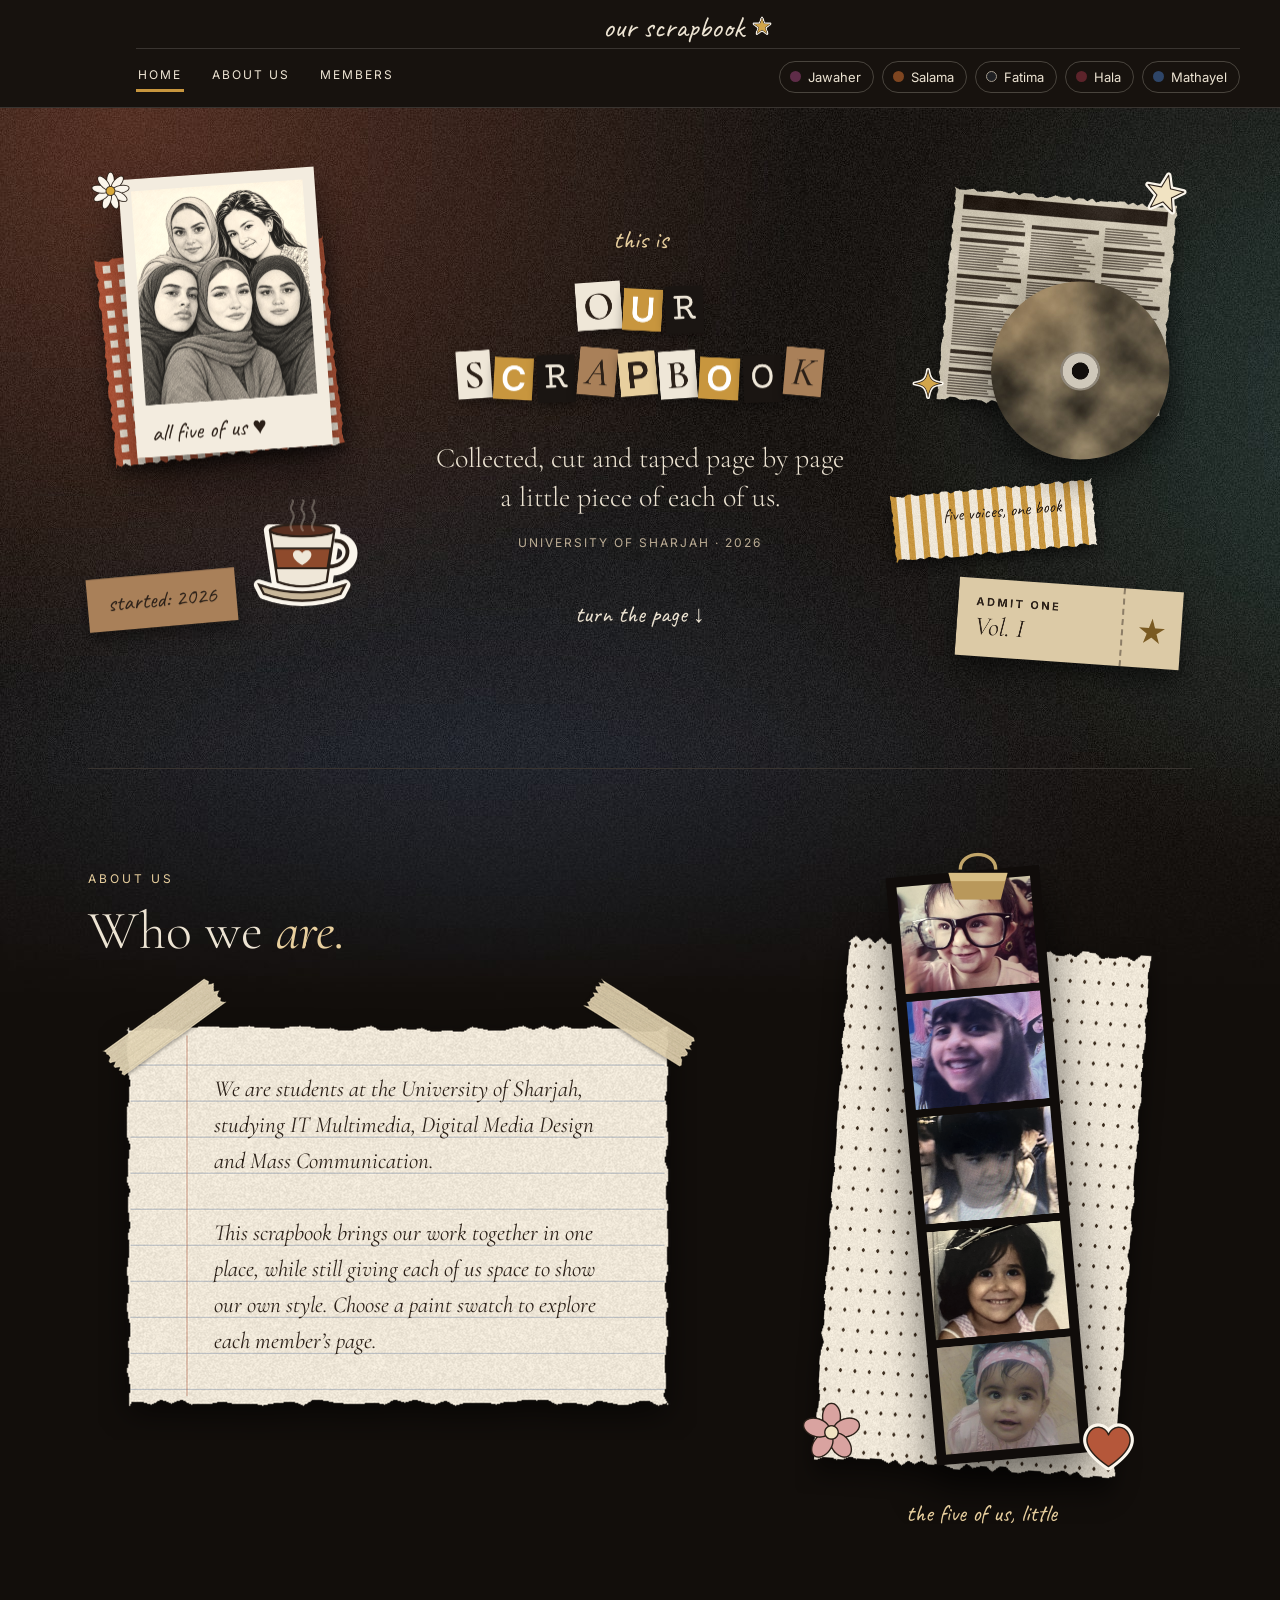
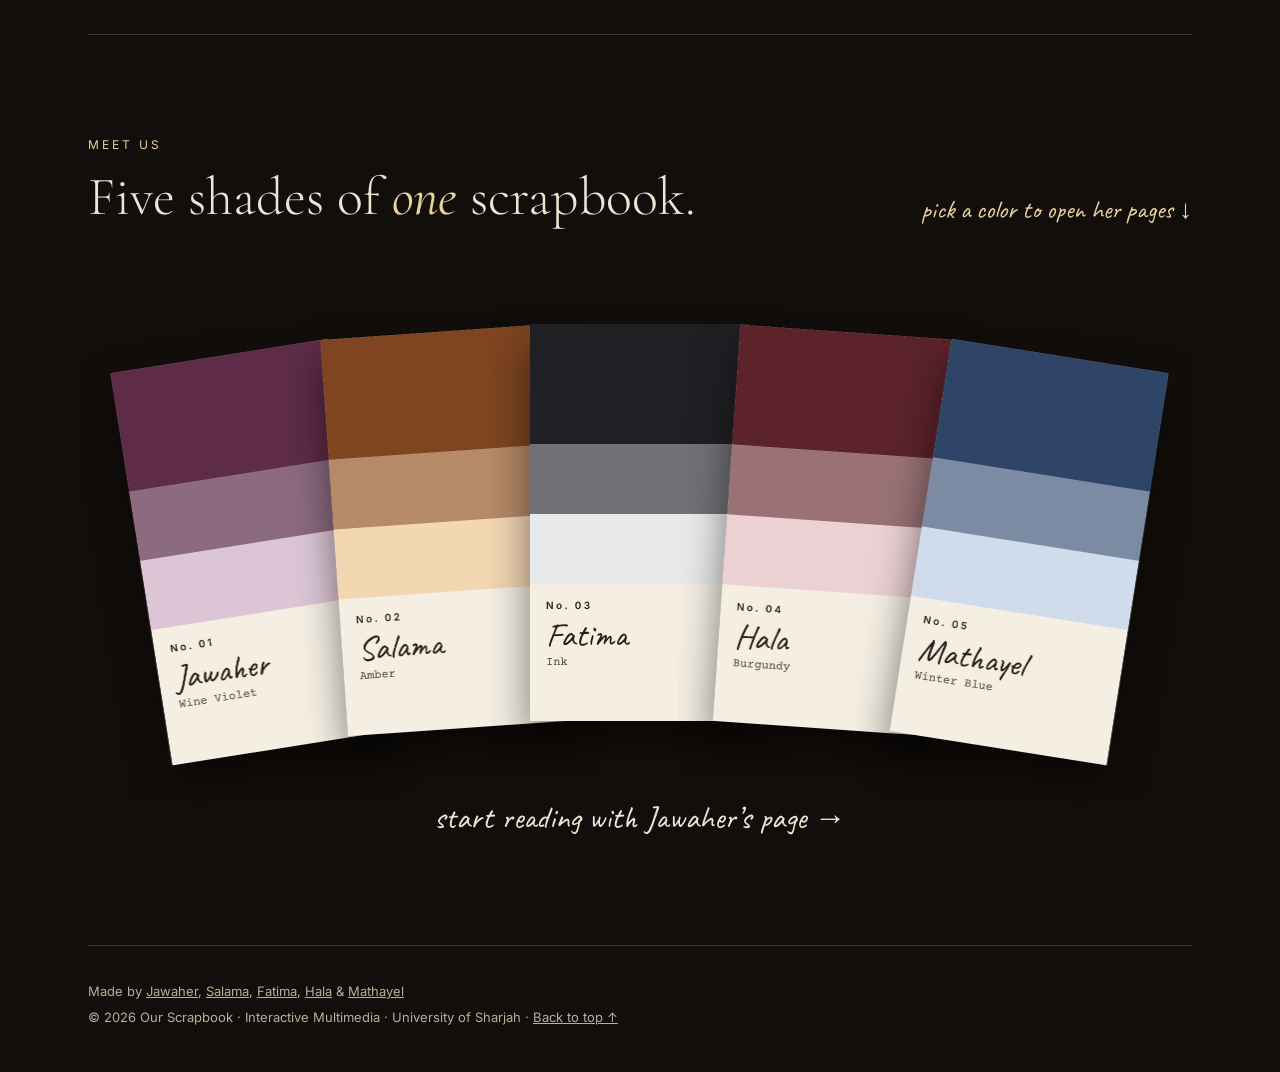
<file: index.html>
<!doctype html>
<html>
<head>
<meta charset="utf-8">
<title>Our Scrapbook | University of Sharjah</title>
<meta name="description" content="Our Scrapbook: five students from the University of Sharjah, each with her own page in one shared scrapbook.">
<meta name="keywords" content="scrapbook, portfolio, interactive multimedia, digital media, University of Sharjah, students">
<link href="fonts.css" rel="stylesheet" type="text/css">
<link href="styles.css" rel="stylesheet" type="text/css">
</head>

<body id="cover">
<div id="container">
  <div id="header">
    <p id="brand"><a href="index.html">our scrapbook <img src="images/star-gold.png" width="22" height="22" alt=""></a></p>
    <div id="navigation">
      <ul class="menu">
        <li><a href="index.html" class="current">Home</a></li>
        <li><a href="index.html#about">About us</a></li>
        <li><a href="index.html#members">Members</a></li>
      </ul>
      <ul class="chips">
        <li><a href="pages/jawaher.html" class="chip-jawaher"><span></span>Jawaher</a></li>
        <li><a href="pages/salama.html" class="chip-salama"><span></span>Salama</a></li>
        <li><a href="pages/fatima.html" class="chip-fatima"><span></span>Fatima</a></li>
        <li><a href="pages/hala.html" class="chip-hala"><span></span>Hala</a></li>
        <li><a href="pages/mathayel.html" class="chip-mathayel"><span></span>Mathayel</a></li>
      </ul>
      <div class="clear"></div>
    </div>
  </div>
  <div id="banner"> <img src="images/hero-left.png" id="heroLeft" width="294" height="498" alt="Polaroid of the five of us with a coffee cup"> <img src="images/hero-right.png" id="heroRight" width="322" height="528" alt="Newspaper clipping, striped note and ticket"> <img src="images/cd.png" id="cd" width="238" height="237" alt="CD">
    <div id="heroCenter">
      <p class="hand">this is</p>
      <h1><img src="images/title.png" width="384" height="138" alt="Our Scrapbook"></h1>
      <p class="statement">Collected, cut and taped page by page<br>
        a little piece of each of us.</p>
      <p class="meta">University of Sharjah &middot; 2026</p>
      <p><a href="#about" class="scroll-cue">turn the page &darr;</a></p>
    </div>
  </div>
  <div id="mainContent">
    <div class="section"> <span class="anchor" id="about"></span>
      <div class="twoColumn wide"> <span class="kicker">About us</span>
        <h2>Who we <em>are.</em></h2>
        <div class="note">
          <p>We are students at the University of Sharjah, studying IT Multimedia, Digital Media Design and Mass Communication.</p>
          <p>This scrapbook brings our work together in one place, while still giving each of us space to show our own style. Choose a paint swatch to explore each member&rsquo;s page.</p>
        </div>
      </div>
      <div class="twoColumn narrow">
        <figure id="strip"> <img src="images/strip.png" width="372" height="674" alt="Photo strip of the five of us as little girls">
          <figcaption>the five of us, little</figcaption>
        </figure>
      </div>
      <div class="clear"></div>
    </div>
    <div class="section"> <span class="anchor" id="members"></span>
      <div class="members-head">
        <div class="left"> <span class="kicker">Meet us</span>
          <h2>Five shades of <em>one</em> scrapbook.</h2>
        </div>
        <p class="hand"><a href="#swatchFan">pick a color to open her pages &darr;</a></p>
        <div class="clear"></div>
      </div>
      <span class="anchor" id="swatchFan"></span>
      <ul class="swatches">
        <li id="sw1"><a href="pages/jawaher.html"><img src="images/swatch-1.png" width="342" height="478" alt="Swatch No. 01: Jawaher, Wine Violet"></a></li>
        <li id="sw2"><a href="pages/salama.html"><img src="images/swatch-2.png" width="314" height="465" alt="Swatch No. 02: Salama, Amber"></a></li>
        <li id="sw3"><a href="pages/fatima.html"><img src="images/swatch-3.png" width="298" height="456" alt="Swatch No. 03: Fatima, Ink"></a></li>
        <li id="sw4"><a href="pages/hala.html"><img src="images/swatch-4.png" width="314" height="465" alt="Swatch No. 04: Hala, Burgundy"></a></li>
        <li id="sw5"><a href="pages/mathayel.html"><img src="images/swatch-5.png" width="342" height="478" alt="Swatch No. 05: Mathayel, Winter Blue"></a></li>
      </ul>
      <p class="start-reading"><a href="pages/jawaher.html">start reading with Jawaher&rsquo;s page &rarr;</a></p>
    </div>
  </div>
  <div id="footer">
    <p>Made by <a href="pages/jawaher.html">Jawaher</a>, <a href="pages/salama.html">Salama</a>, <a href="pages/fatima.html">Fatima</a>, <a href="pages/hala.html">Hala</a> &amp; <a href="pages/mathayel.html">Mathayel</a></p>
    <p>&copy; 2026 Our Scrapbook &middot; Interactive Multimedia &middot; University of Sharjah &middot; <a href="#container">Back to top &uarr;</a></p>
  </div>
</div>
</body>
</html>
</file>
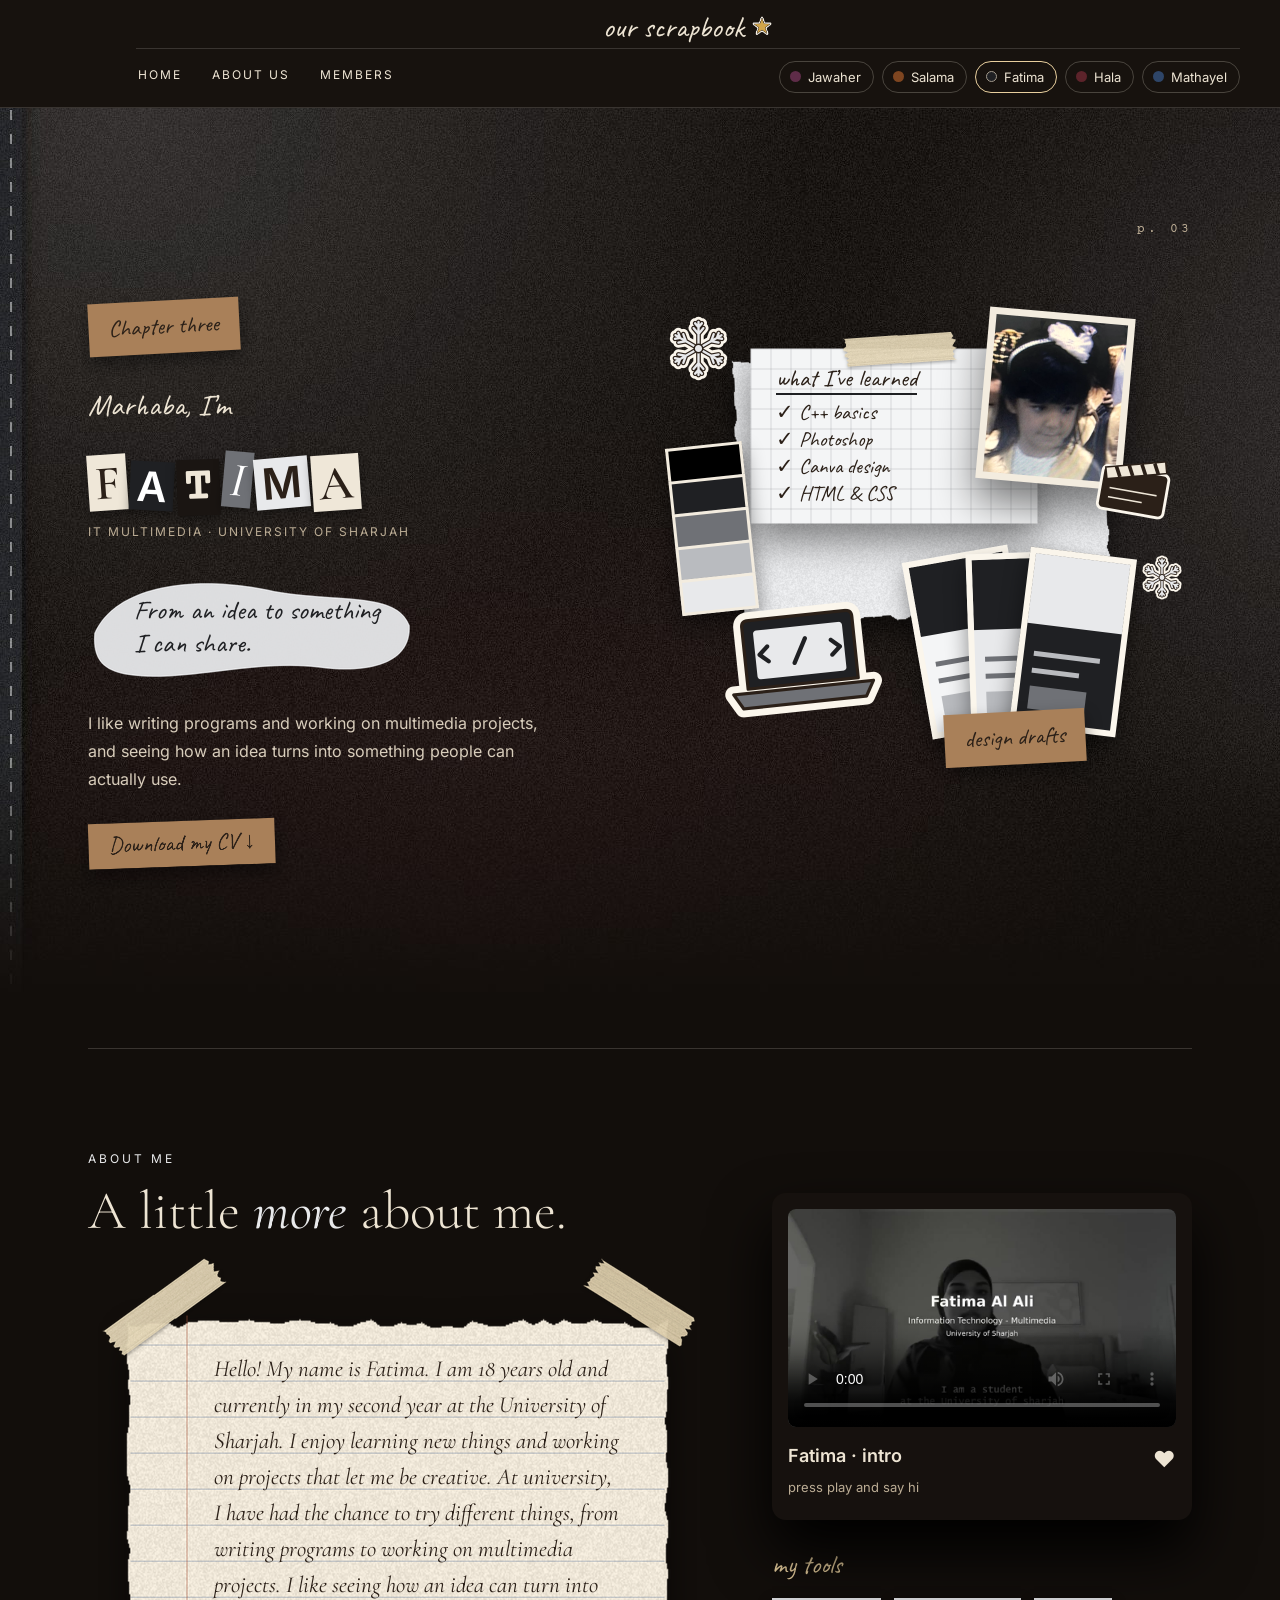
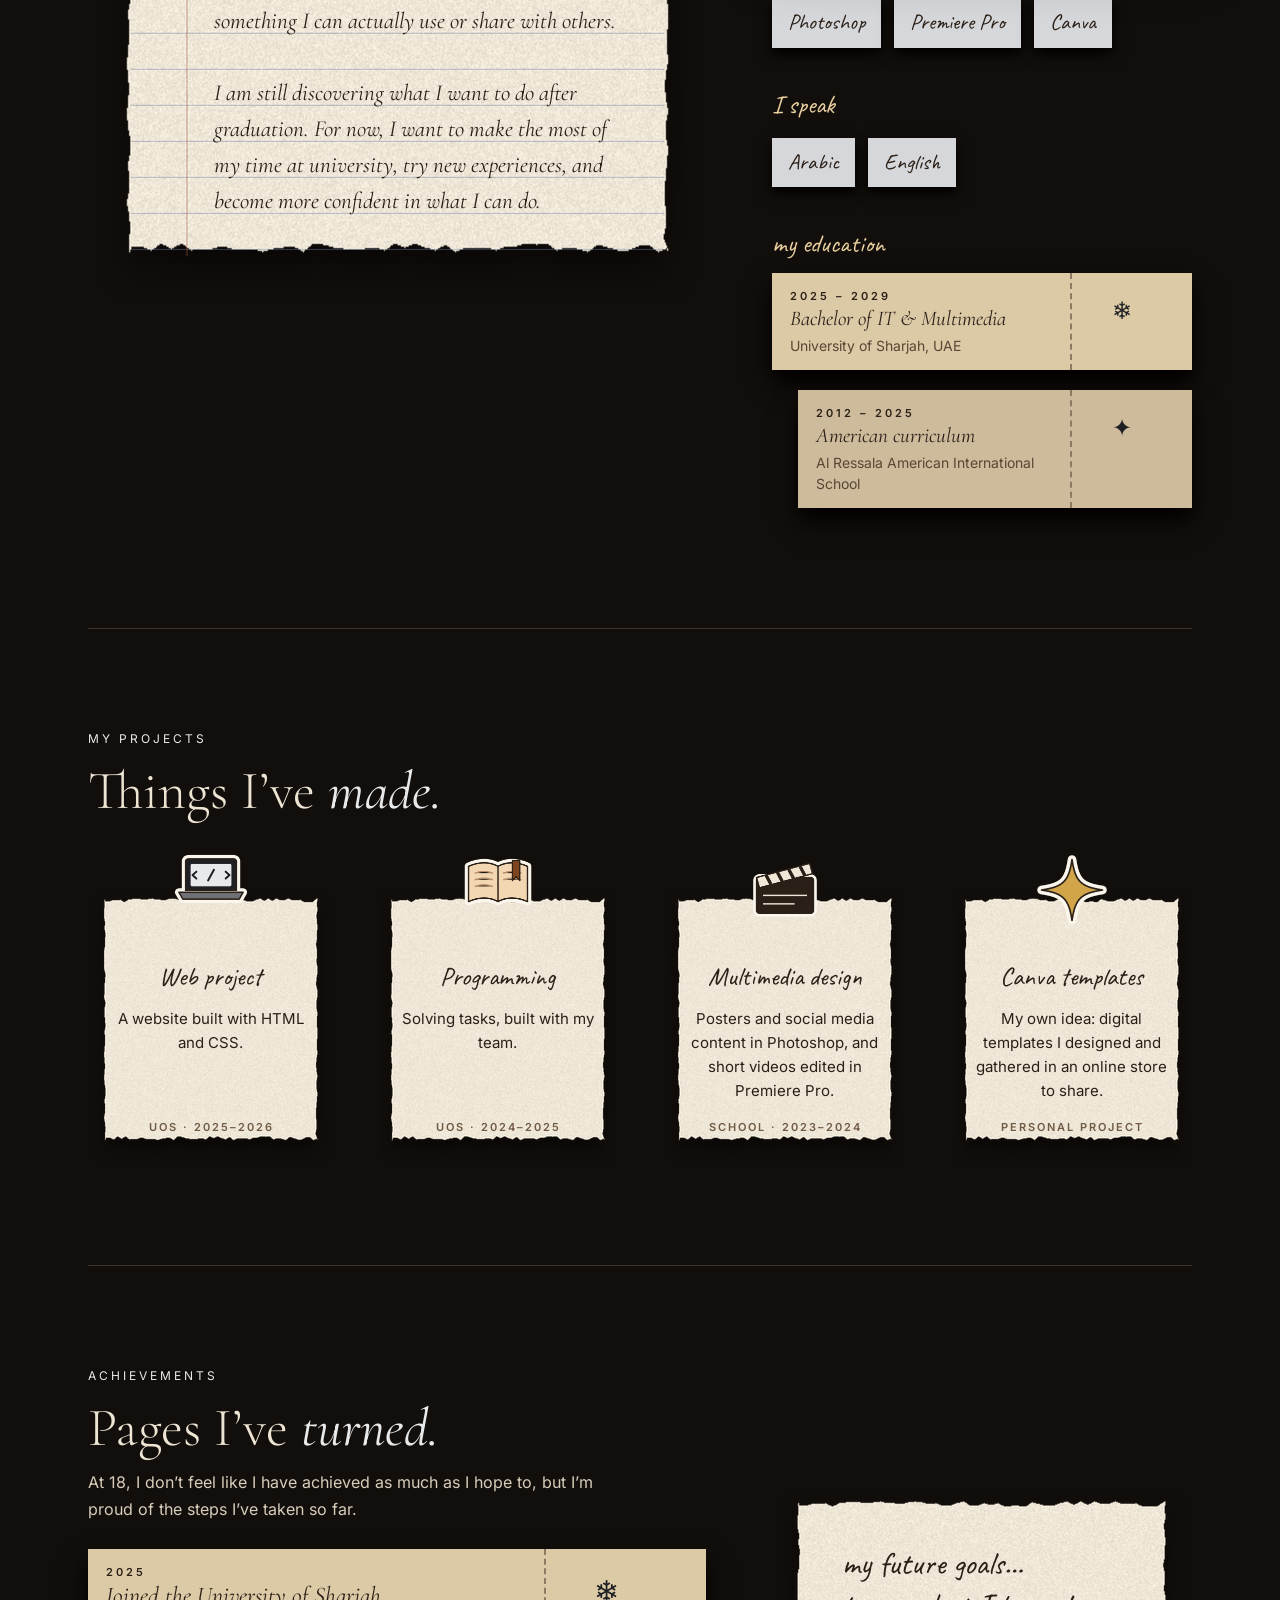
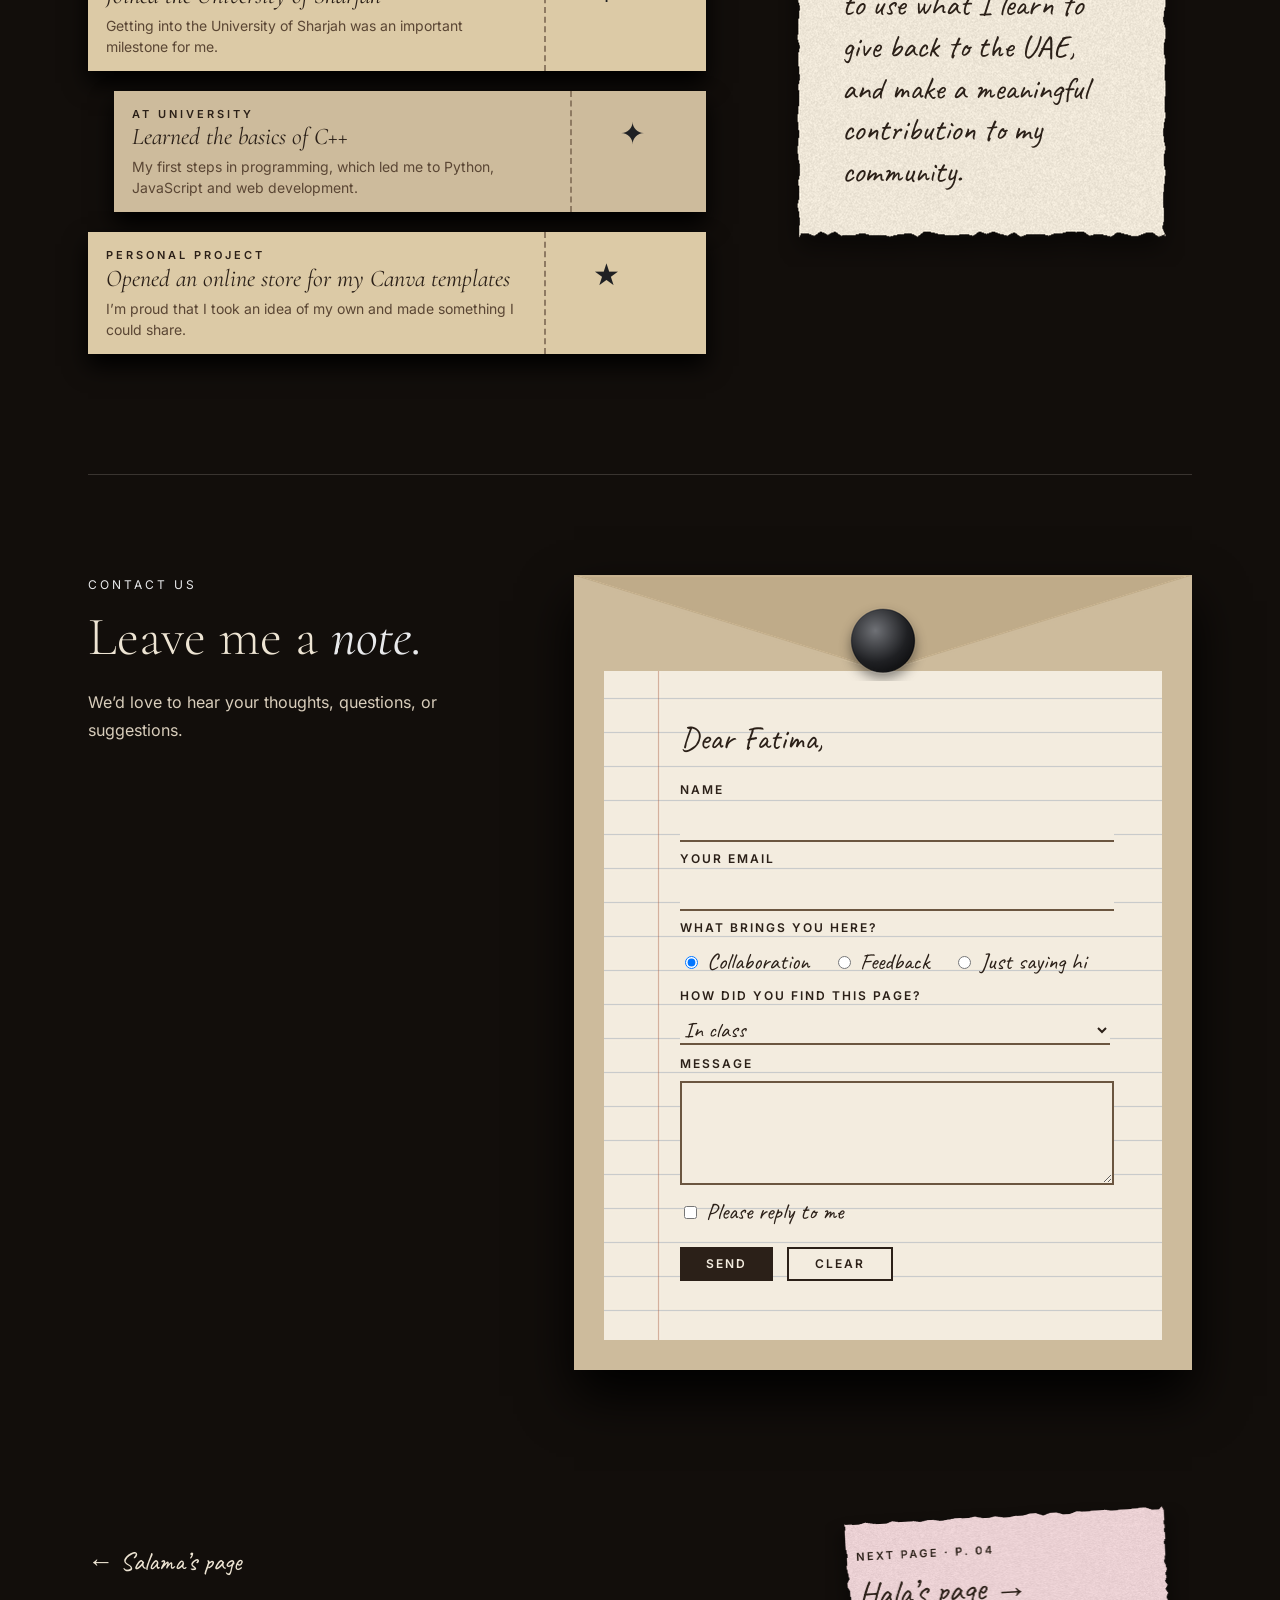
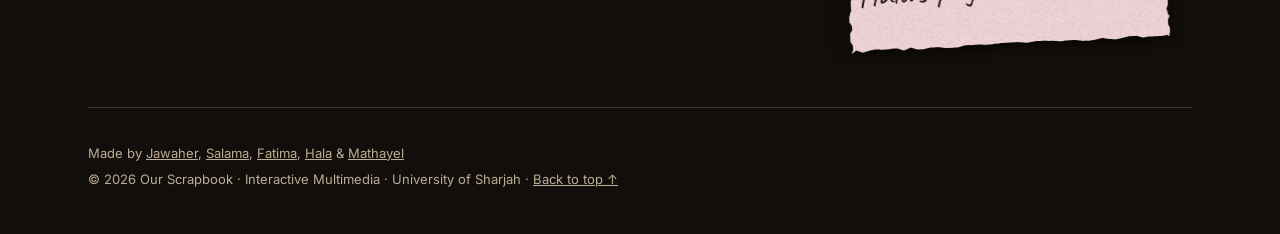
<file: pages/fatima.html>
<!doctype html>
<html>
<head>
<meta charset="utf-8">
<title>Fatima | Our Scrapbook</title>
<meta name="description" content="Fatima's page in Our Scrapbook: a second-year IT Multimedia student at the University of Sharjah who codes, designs and runs a small Canva template store.">
<meta name="keywords" content="Fatima, IT Multimedia, Python, JavaScript, web development, Canva templates, University of Sharjah, scrapbook">
<link href="../fonts.css" rel="stylesheet" type="text/css">
<link href="../styles.css" rel="stylesheet" type="text/css">
</head>

<body id="fatima">
<div id="container">
  <div id="header">
    <p id="brand"><a href="../index.html">our scrapbook <img src="../images/star-gold.png" width="22" height="22" alt=""></a></p>
    <div id="navigation">
      <ul class="menu">
        <li><a href="../index.html">Home</a></li>
        <li><a href="../index.html#about">About us</a></li>
        <li><a href="../index.html#members">Members</a></li>
      </ul>
      <ul class="chips">
        <li><a href="jawaher.html" class="chip-jawaher"><span></span>Jawaher</a></li>
        <li><a href="salama.html" class="chip-salama"><span></span>Salama</a></li>
        <li><a href="fatima.html" class="chip-fatima current"><span></span>Fatima</a></li>
        <li><a href="hala.html" class="chip-hala"><span></span>Hala</a></li>
        <li><a href="mathayel.html" class="chip-mathayel"><span></span>Mathayel</a></li>
      </ul>
      <div class="clear"></div>
    </div>
  </div>
  <div id="banner">
    <p class="page-no">p. 03</p>
    <div id="intro"> <img src="../images/chapter-fatima.png" width="179" height="85" alt="Chapter three">
      <p class="hello">Marhaba, I&rsquo;m</p>
      <h1><img src="../images/name-fatima.png" width="291" height="81" alt="Fatima"></h1>
      <p class="major">IT Multimedia &middot; University of Sharjah</p>
      <p class="tagline">From an idea to something<br>
        I can share.</p>
      <p class="opening-text">I like writing programs and working on multimedia projects, and seeing how an idea turns into something people can actually use.</p>
      <p class="cv"><a href="../media/fatima-cv.pdf" target="_blank"><img src="../images/cv-fatima.png" width="214" height="76" alt="Download my CV"></a></p>
    </div>
    <img src="../images/collage-fatima.png" id="collage" width="532" height="494" alt="Scrapbook collage of Fatima's things">
    <div id="checklist">
      <p class="list-head">what I&rsquo;ve learned</p>
      <p>&#10003; C++ basics</p>
      <p>&#10003; Photoshop</p>
      <p>&#10003; Canva design</p>
      <p>&#10003; HTML &amp; CSS</p>
    </div>
  </div>
  <div id="mainContent">
    <div id="aboutMe" class="section">
      <div class="twoColumn wide"> <span class="kicker">About me</span>
        <h2>A little <em>more</em> about me.</h2>
        <div class="note">
          <p>Hello! My name is Fatima. I am 18 years old and currently in my second year at the University of Sharjah. I enjoy learning new things and working on projects that let me be creative. At university, I have had the chance to try different things, from writing programs to working on multimedia projects. I like seeing how an idea can turn into something I can actually use or share with others.</p>
          <p>I am still discovering what I want to do after graduation. For now, I want to make the most of my time at university, try new experiences, and become more confident in what I can do.</p>
        </div>
      </div>
      <div class="twoColumn narrow">
        <figure class="player">
          <video width="388" height="218" controls poster="../images/poster-fatima.jpg">
            <source src="../media/fatima.mp4" type="video/mp4">
            Your browser does not support the video tag. </video>
          <figcaption class="info"> <span class="heart">&#9829;</span> <strong>Fatima &middot; intro</strong> <span>press play and say hi</span> </figcaption>
        </figure>
        <p class="hand list-title">my tools</p>
        <ul class="label-list">
          <li>Photoshop</li>
          <li>Premiere Pro</li>
          <li>Canva</li>
        </ul>
        <p class="hand list-title">I speak</p>
        <ul class="label-list">
          <li>Arabic</li>
          <li>English</li>
        </ul>
        <p class="hand list-title">my education</p>
        <div class="tickets edu">
          <div class="ticket">
            <div class="main"> <strong>2025 &ndash; 2029</strong> <span>Bachelor of IT &amp; Multimedia</span> <small>University of Sharjah, UAE</small> </div>
            <div class="stub">&#10052;</div>
            <div class="clear"></div>
          </div>
          <div class="ticket alt">
            <div class="main"> <strong>2012 &ndash; 2025</strong> <span>American curriculum</span> <small>Al Ressala American International School</small> </div>
            <div class="stub">&#10022;</div>
            <div class="clear"></div>
          </div>
        </div>
      </div>
      <div class="clear"></div>
    </div>
    <div id="loves" class="section"> <span class="kicker">My projects</span>
      <h2>Things I&rsquo;ve <em>made.</em></h2>
      <div class="love-cards">
        <div class="love-card"> <img width="76" height="53" src="../images/laptop.png" alt="">
          <h3>Web project</h3>
          <p>A website built with HTML and CSS.</p>
          <span class="year">UoS &middot; 2025&ndash;2026</span> </div>
        <div class="love-card"> <img width="76" height="62" src="../images/book.png" alt="">
          <h3>Programming</h3>
          <p>Solving tasks, built with my team.</p>
          <span class="year">UoS &middot; 2024&ndash;2025</span> </div>
        <div class="love-card"> <img width="76" height="66" src="../images/clapper.png" alt="">
          <h3>Multimedia design</h3>
          <p>Posters and social media content in Photoshop, and short videos edited in Premiere Pro.</p>
          <span class="year">School &middot; 2023&ndash;2024</span> </div>
        <div class="love-card last"> <img width="76" height="76" src="../images/sparkle.png" alt="">
          <h3>Canva templates</h3>
          <p>My own idea: digital templates I designed and gathered in an online store to share.</p>
          <span class="year">Personal project</span> </div>
        <div class="clear"></div>
      </div>
    </div>
    <div id="milestones" class="section">
      <div class="twoColumn wide"> <span class="kicker">Achievements</span>
        <h2>Pages I&rsquo;ve <em>turned.</em></h2>
        <p class="section-intro">At 18, I don&rsquo;t feel like I have achieved as much as I hope to, but I&rsquo;m proud of the steps I&rsquo;ve taken so far.</p>
        <div class="tickets">
          <div class="ticket">
            <div class="main"> <strong>2025</strong> <span>Joined the University of Sharjah</span> <small>Getting into the University of Sharjah was an important milestone for me.</small> </div>
            <div class="stub">&#10052;</div>
            <div class="clear"></div>
          </div>
          <div class="ticket alt">
            <div class="main"> <strong>At university</strong> <span>Learned the basics of C++</span> <small>My first steps in programming, which led me to Python, JavaScript and web development.</small> </div>
            <div class="stub">&#10022;</div>
            <div class="clear"></div>
          </div>
          <div class="ticket">
            <div class="main"> <strong>Personal project</strong> <span>Opened an online store for my Canva templates</span> <small>I&rsquo;m proud that I took an idea of my own and made something I could share.</small> </div>
            <div class="stub">&#9733;</div>
            <div class="clear"></div>
          </div>
        </div>
      </div>
      <div class="twoColumn narrow">
        <div class="goal-note">
          <p>my future goals&hellip;<br>
            to use what I learn to give back to the UAE, and make a meaningful contribution to my community.</p>
        </div>
      </div>
      <div class="clear"></div>
    </div>
    <div id="contact" class="section">
      <div class="twoColumn narrow"> <span class="kicker">Contact us</span>
        <h2>Leave me a <em>note.</em></h2>
        <p class="opening-text">We&rsquo;d love to hear your thoughts, questions, or suggestions.</p>
      </div>
      <div class="twoColumn wide right">
        <div class="envelope">
          <div class="letter">
            <p class="hand">Dear Fatima,</p>
            <form id="form1" name="form1" method="post" action="#">
              <table width="440" border="0" cellspacing="0" cellpadding="0">
                <tr>
                  <td class="q"><label for="name">Name</label></td>
                </tr>
                <tr>
                  <td><input type="text" name="name" id="name"></td>
                </tr>
                <tr>
                  <td class="q"><label for="email">Your email</label></td>
                </tr>
                <tr>
                  <td><input type="email" name="email" id="email"></td>
                </tr>
                <tr>
                  <td class="q">What brings you here?</td>
                </tr>
                <tr>
                  <td><label>
                      <input type="radio" name="reason" value="collaboration" id="reason_0" checked>
                      Collaboration</label>
                    <label>
                      <input type="radio" name="reason" value="feedback" id="reason_1">
                      Feedback</label>
                    <label>
                      <input type="radio" name="reason" value="hi" id="reason_2">
                      Just saying hi</label></td>
                </tr>
                <tr>
                  <td class="q"><label for="found">How did you find this page?</label></td>
                </tr>
                <tr>
                  <td><select name="found" id="found">
                      <option value="class">In class</option>
                      <option value="friend">From a friend</option>
                      <option value="cover">From the cover page</option>
                      <option value="other">Other</option>
                    </select></td>
                </tr>
                <tr>
                  <td class="q"><label for="message">Message</label></td>
                </tr>
                <tr>
                  <td><textarea name="message" id="message" cols="45" rows="3"></textarea></td>
                </tr>
                <tr>
                  <td><label>
                      <input type="checkbox" name="reply" id="reply" value="yes">
                      Please reply to me</label></td>
                </tr>
                <tr>
                  <td class="buttons"><input type="submit" name="send" id="send" value="Send">
                    <input type="reset" name="clear" id="clear" value="Clear"></td>
                </tr>
              </table>
            </form>
          </div>
          <div class="flap"></div>
        </div>
      </div>
      <div class="clear"></div>
    </div>
    <div class="page-turn"> <a href="salama.html" class="back">&larr; Salama&rsquo;s page</a> <a href="hala.html" class="next"><img src="../images/next-fatima.png" width="364" height="166" alt="Next page - p. 04 Hala's page"></a>
      <div class="clear"></div>
    </div>
  </div>
  <div id="footer">
    <p>Made by <a href="jawaher.html">Jawaher</a>, <a href="salama.html">Salama</a>, <a href="fatima.html">Fatima</a>, <a href="hala.html">Hala</a> &amp; <a href="mathayel.html">Mathayel</a></p>
    <p>&copy; 2026 Our Scrapbook &middot; Interactive Multimedia &middot; University of Sharjah &middot; <a href="#container">Back to top &uarr;</a></p>
  </div>
</div>
</body>
</html>
</file>
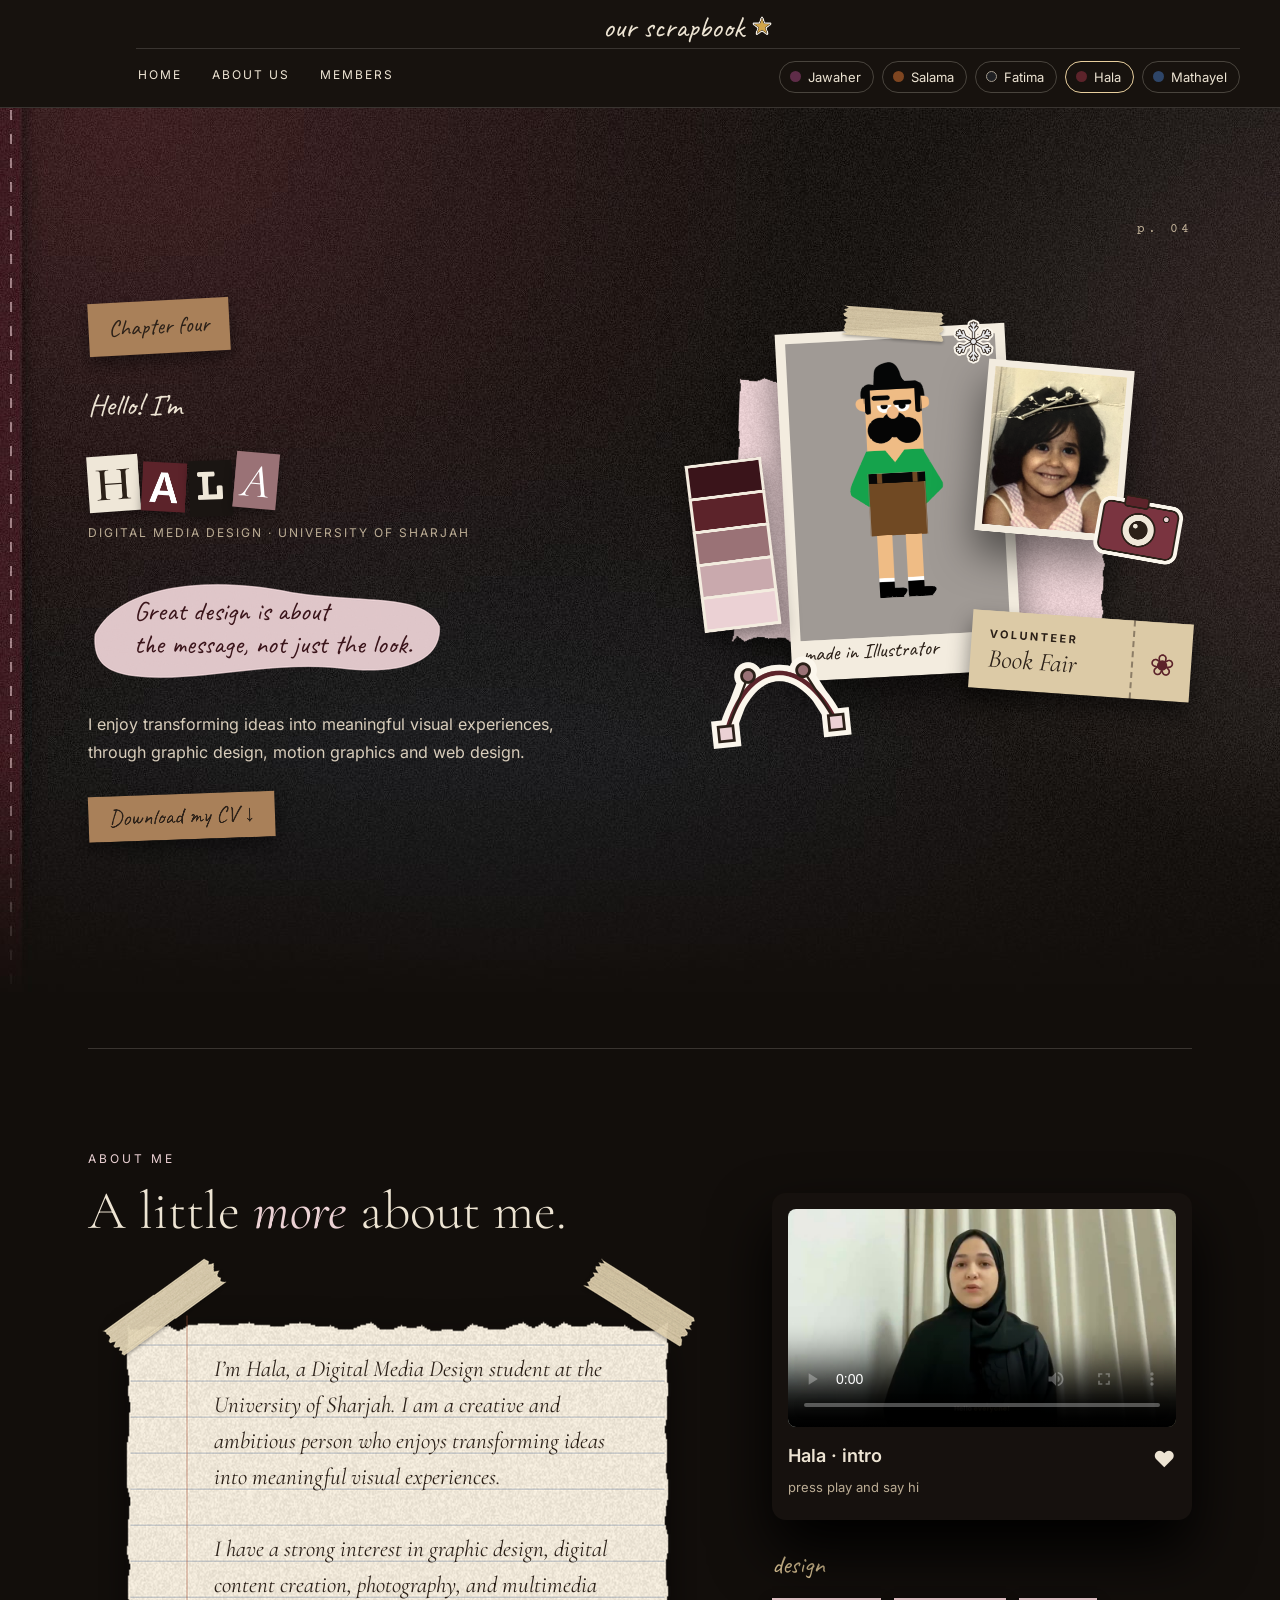
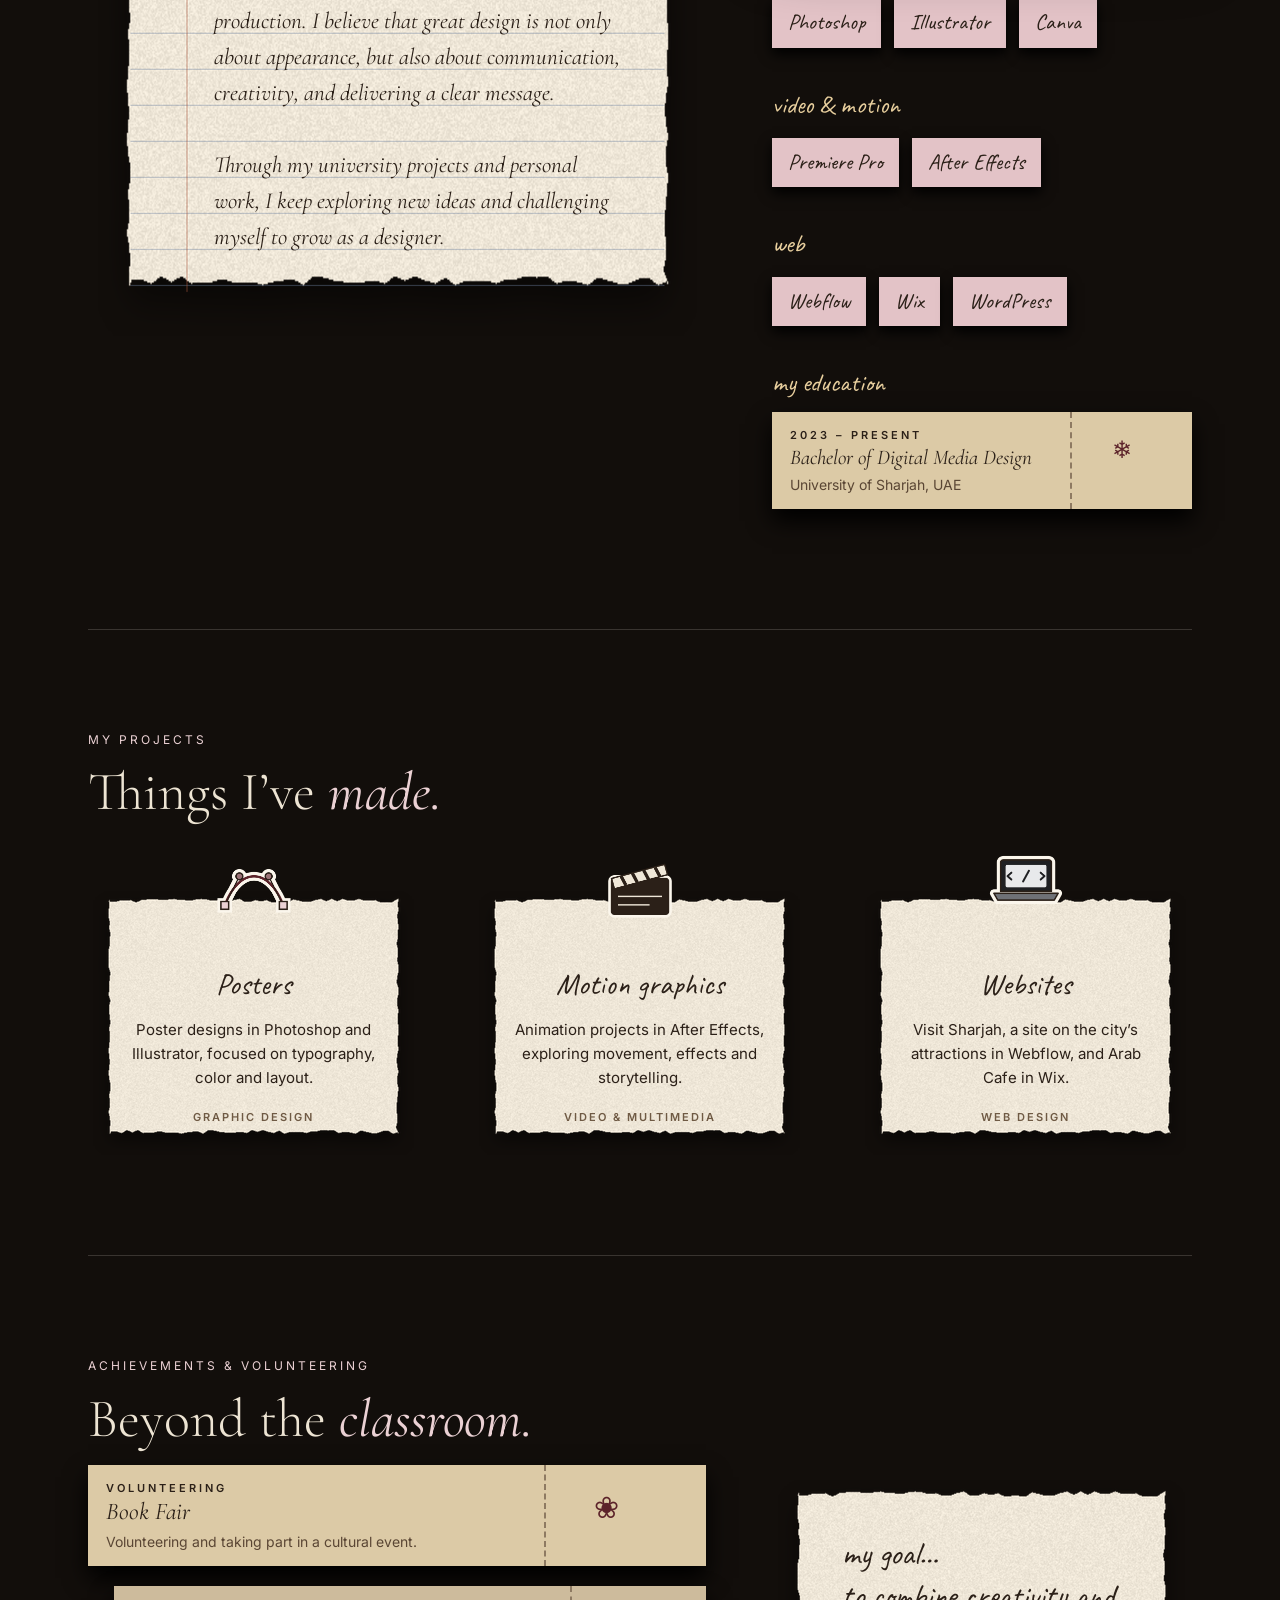
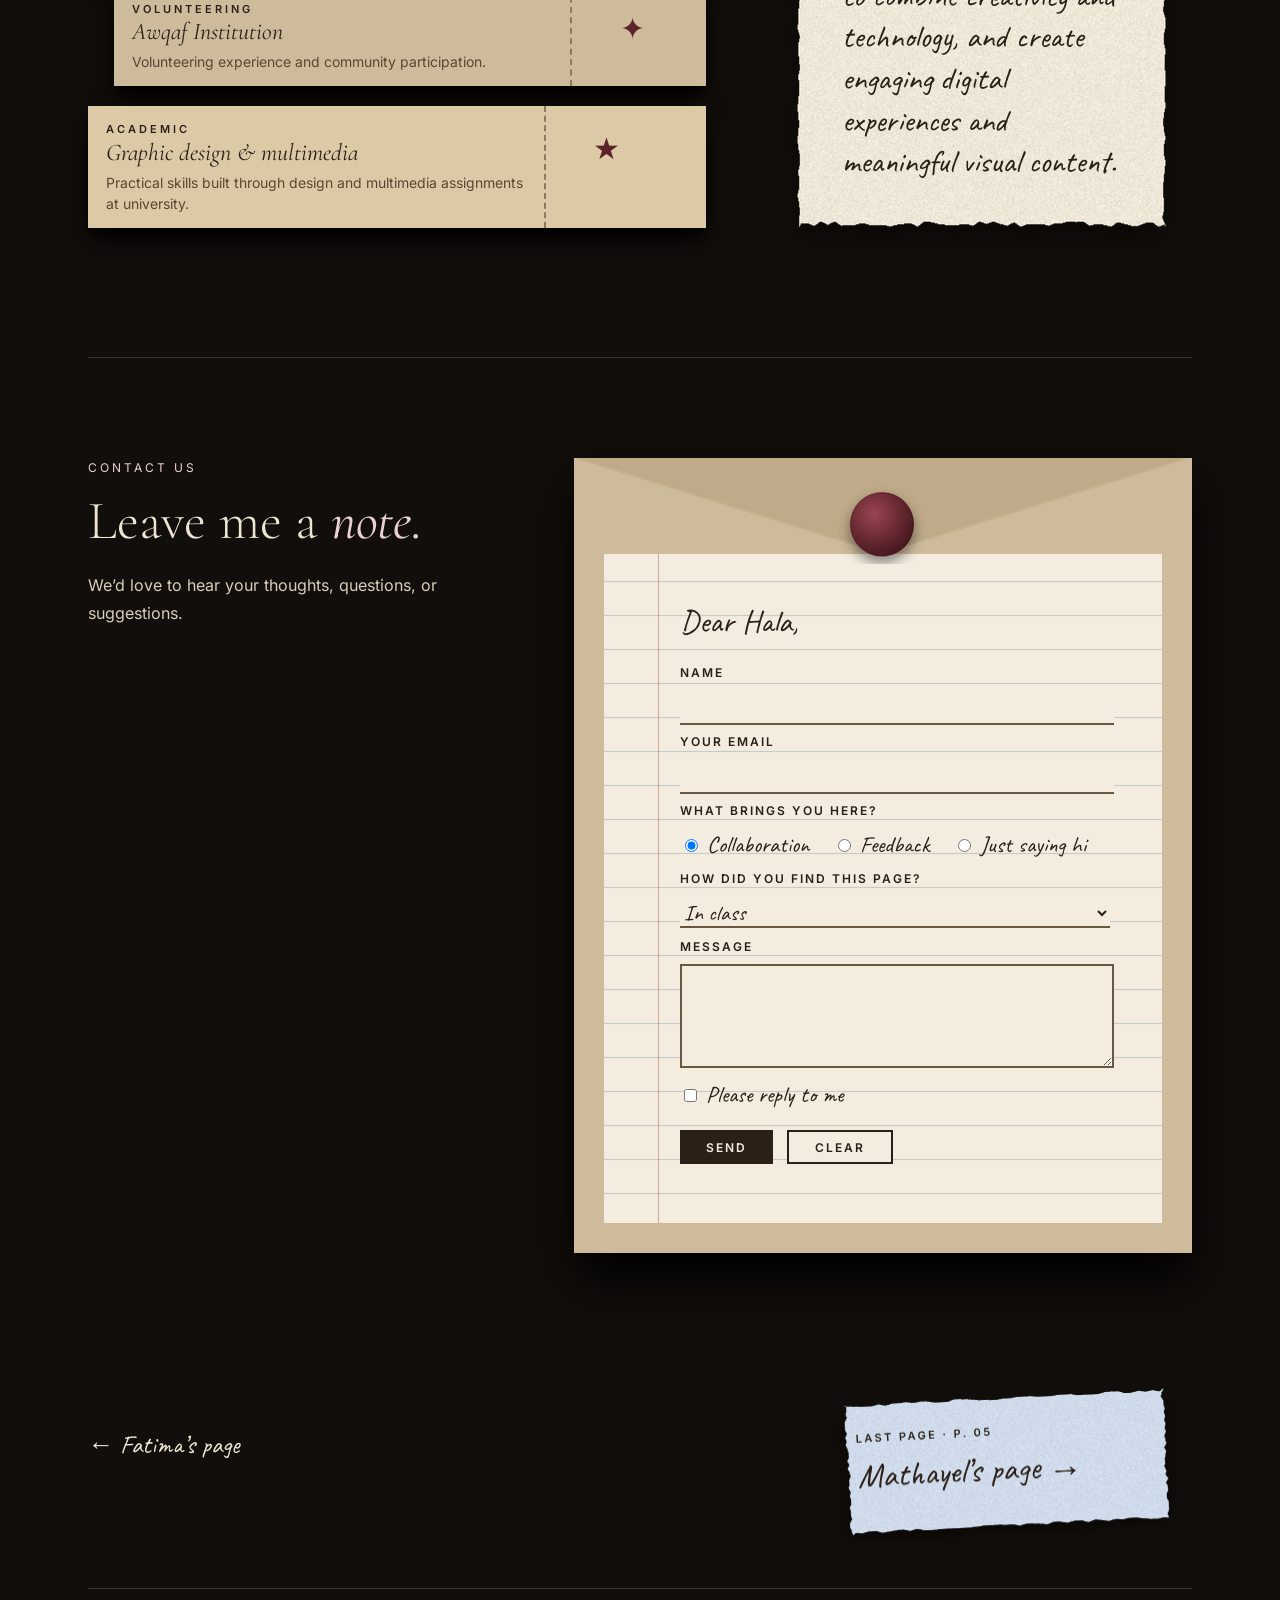
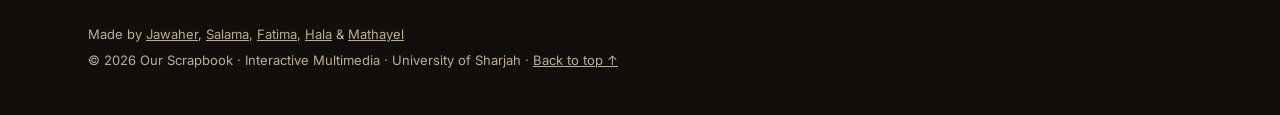
<file: pages/hala.html>
<!doctype html>
<html>
<head>
<meta charset="utf-8">
<meta name="viewport" content="width=device-width, initial-scale=1">
<title>Hala | Our Scrapbook</title>
<meta name="description" content="Hala's page in Our Scrapbook: a Digital Media Design student at the University of Sharjah working in graphic design, motion graphics, web design and photography.">
<meta name="keywords" content="Hala, Digital Media Design, graphic design, motion graphics, photography, Webflow, University of Sharjah, scrapbook">
<link href="../fonts.css" rel="stylesheet" type="text/css">
<link href="../styles.css" rel="stylesheet" type="text/css">
</head>

<body id="hala">
<div id="container">
  <div id="header">
    <p id="brand"><a href="../index.html">our scrapbook <img src="../images/star-gold.png" width="22" height="22" alt=""></a></p>
    <div id="navigation">
      <ul class="menu">
        <li><a href="../index.html">Home</a></li>
        <li><a href="../index.html#about">About us</a></li>
        <li><a href="../index.html#members">Members</a></li>
      </ul>
      <ul class="chips">
        <li><a href="jawaher.html" class="chip-jawaher"><span></span>Jawaher</a></li>
        <li><a href="salama.html" class="chip-salama"><span></span>Salama</a></li>
        <li><a href="fatima.html" class="chip-fatima"><span></span>Fatima</a></li>
        <li><a href="hala.html" class="chip-hala current"><span></span>Hala</a></li>
        <li><a href="mathayel.html" class="chip-mathayel"><span></span>Mathayel</a></li>
      </ul>
      <div class="clear"></div>
    </div>
  </div>
  <div id="banner">
    <p class="page-no">p. 04</p>
    <div id="intro"> <img src="../images/chapter-hala.png" width="169" height="85" alt="Chapter four">
      <p class="hello">Hello! I&rsquo;m</p>
      <h1><img src="../images/name-hala.png" width="208" height="82" alt="Hala"></h1>
      <p class="major">Digital Media Design &middot; University of Sharjah</p>
      <p class="tagline">Great design is about<br>
        the message, not just the look.</p>
      <p class="opening-text">I enjoy transforming ideas into meaningful visual experiences, through graphic design, motion graphics and web design.</p>
      <p class="cv"><a href="../media/hala-cv.pdf" target="_blank"><img src="../images/cv-hala.png" width="214" height="76" alt="Download my CV"></a></p>
    </div>
    <img src="../images/collage-hala.png" id="collage" width="541" height="444" alt="Scrapbook collage of Hala's things"> </div>
  <div id="mainContent">
    <div id="aboutMe" class="section">
      <div class="twoColumn wide"> <span class="kicker">About me</span>
        <h2>A little <em>more</em> about me.</h2>
        <div class="note">
          <p>I&rsquo;m Hala, a Digital Media Design student at the University of Sharjah. I am a creative and ambitious person who enjoys transforming ideas into meaningful visual experiences.</p>
          <p>I have a strong interest in graphic design, digital content creation, photography, and multimedia production. I believe that great design is not only about appearance, but also about communication, creativity, and delivering a clear message.</p>
          <p>Through my university projects and personal work, I keep exploring new ideas and challenging myself to grow as a designer.</p>
        </div>
      </div>
      <div class="twoColumn narrow">
        <figure class="player">
          <video width="388" height="218" controls poster="../images/poster-hala.jpg">
            <source src="../media/hala.mp4" type="video/mp4">
            Your browser does not support the video tag. </video>
          <figcaption class="info"> <span class="heart">&#9829;</span> <strong>Hala &middot; intro</strong> <span>press play and say hi</span> </figcaption>
        </figure>
        <p class="hand list-title">design</p>
        <ul class="label-list">
          <li>Photoshop</li>
          <li>Illustrator</li>
          <li>Canva</li>
        </ul>
        <p class="hand list-title">video &amp; motion</p>
        <ul class="label-list">
          <li>Premiere Pro</li>
          <li>After Effects</li>
        </ul>
        <p class="hand list-title">web</p>
        <ul class="label-list">
          <li>Webflow</li>
          <li>Wix</li>
          <li>WordPress</li>
        </ul>
        <p class="hand list-title">my education</p>
        <div class="tickets edu">
          <div class="ticket">
            <div class="main"> <strong>2023 &ndash; present</strong> <span>Bachelor of Digital Media Design</span> <small>University of Sharjah, UAE</small> </div>
            <div class="stub">&#10052;</div>
            <div class="clear"></div>
          </div>
        </div>
      </div>
      <div class="clear"></div>
    </div>
    <div id="loves" class="section"> <span class="kicker">My projects</span>
      <h2>Things I&rsquo;ve <em>made.</em></h2>
      <div class="love-cards">
        <div class="love-card"> <img width="76" height="66" src="../images/pentool.png" alt="">
          <h3>Posters</h3>
          <p>Poster designs in Photoshop and Illustrator, focused on typography, color and layout.</p>
          <span class="year">Graphic design</span> </div>
        <div class="love-card"> <img width="76" height="66" src="../images/clapper.png" alt="">
          <h3>Motion graphics</h3>
          <p>Animation projects in After Effects, exploring movement, effects and storytelling.</p>
          <span class="year">Video &amp; multimedia</span> </div>
        <div class="love-card last"> <img width="76" height="53" src="../images/laptop.png" alt="">
          <h3>Websites</h3>
          <p>Visit Sharjah, a site on the city&rsquo;s attractions in Webflow, and Arab Cafe in Wix.</p>
          <span class="year">Web design</span> </div>
        <div class="clear"></div>
      </div>
    </div>
    <div id="milestones" class="section">
      <div class="twoColumn wide"> <span class="kicker">Achievements &amp; volunteering</span>
        <h2>Beyond the <em>classroom.</em></h2>
        <div class="tickets">
          <div class="ticket">
            <div class="main"> <strong>Volunteering</strong> <span>Book Fair</span> <small>Volunteering and taking part in a cultural event.</small> </div>
            <div class="stub">&#10048;</div>
            <div class="clear"></div>
          </div>
          <div class="ticket alt">
            <div class="main"> <strong>Volunteering</strong> <span>Awqaf Institution</span> <small>Volunteering experience and community participation.</small> </div>
            <div class="stub">&#10022;</div>
            <div class="clear"></div>
          </div>
          <div class="ticket">
            <div class="main"> <strong>Academic</strong> <span>Graphic design &amp; multimedia</span> <small>Practical skills built through design and multimedia assignments at university.</small> </div>
            <div class="stub">&#9733;</div>
            <div class="clear"></div>
          </div>
        </div>
      </div>
      <div class="twoColumn narrow">
        <div class="goal-note">
          <p>my goal&hellip;<br>
            to combine creativity and technology, and create engaging digital experiences and meaningful visual content.</p>
        </div>
      </div>
      <div class="clear"></div>
    </div>
    <div id="contact" class="section">
      <div class="twoColumn narrow"> <span class="kicker">Contact us</span>
        <h2>Leave me a <em>note.</em></h2>
        <p class="opening-text">We&rsquo;d love to hear your thoughts, questions, or suggestions.</p>
      </div>
      <div class="twoColumn wide right">
        <div class="envelope">
          <div class="letter">
            <p class="hand">Dear Hala,</p>
            <form id="form1" name="form1" method="post" action="#">
              <table width="440" border="0" cellspacing="0" cellpadding="0">
                <tr>
                  <td class="q"><label for="name">Name</label></td>
                </tr>
                <tr>
                  <td><input type="text" name="name" id="name"></td>
                </tr>
                <tr>
                  <td class="q"><label for="email">Your email</label></td>
                </tr>
                <tr>
                  <td><input type="email" name="email" id="email"></td>
                </tr>
                <tr>
                  <td class="q">What brings you here?</td>
                </tr>
                <tr>
                  <td><label>
                      <input type="radio" name="reason" value="collaboration" id="reason_0" checked>
                      Collaboration</label>
                    <label>
                      <input type="radio" name="reason" value="feedback" id="reason_1">
                      Feedback</label>
                    <label>
                      <input type="radio" name="reason" value="hi" id="reason_2">
                      Just saying hi</label></td>
                </tr>
                <tr>
                  <td class="q"><label for="found">How did you find this page?</label></td>
                </tr>
                <tr>
                  <td><select name="found" id="found">
                      <option value="class">In class</option>
                      <option value="friend">From a friend</option>
                      <option value="cover">From the cover page</option>
                      <option value="other">Other</option>
                    </select></td>
                </tr>
                <tr>
                  <td class="q"><label for="message">Message</label></td>
                </tr>
                <tr>
                  <td><textarea name="message" id="message" cols="45" rows="3"></textarea></td>
                </tr>
                <tr>
                  <td><label>
                      <input type="checkbox" name="reply" id="reply" value="yes">
                      Please reply to me</label></td>
                </tr>
                <tr>
                  <td class="buttons"><input type="submit" name="send" id="send" value="Send">
                    <input type="reset" name="clear" id="clear" value="Clear"></td>
                </tr>
              </table>
            </form>
          </div>
          <div class="flap"></div>
        </div>
      </div>
      <div class="clear"></div>
    </div>
    <div class="page-turn"> <a href="fatima.html" class="back">&larr; Fatima&rsquo;s page</a> <a href="mathayel.html" class="next"><img src="../images/next-hala.png" width="364" height="164" alt="Last page - p. 05 Mathayel's page"></a>
      <div class="clear"></div>
    </div>
  </div>
  <div id="footer">
    <p>Made by <a href="jawaher.html">Jawaher</a>, <a href="salama.html">Salama</a>, <a href="fatima.html">Fatima</a>, <a href="hala.html">Hala</a> &amp; <a href="mathayel.html">Mathayel</a></p>
    <p>&copy; 2026 Our Scrapbook &middot; Interactive Multimedia &middot; University of Sharjah &middot; <a href="#container">Back to top &uarr;</a></p>
  </div>
</div>
</body>
</html>
</file>
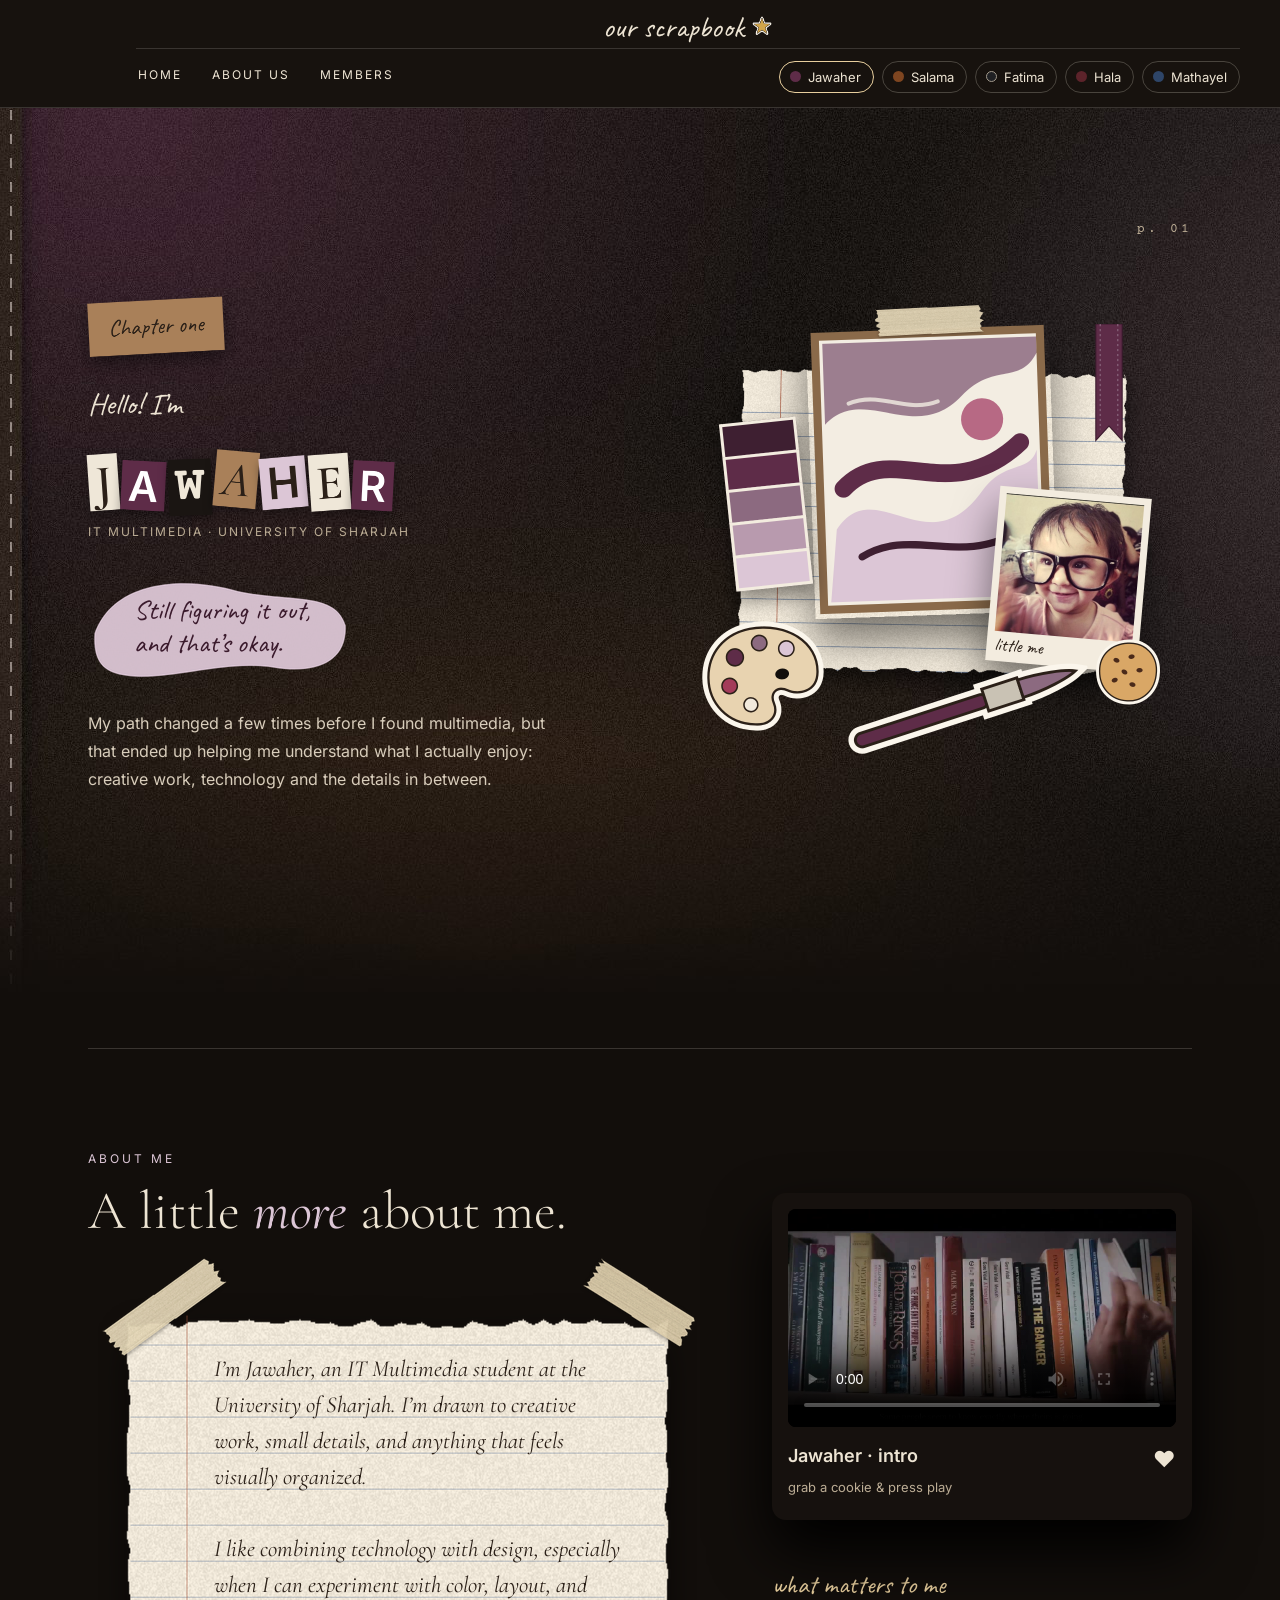
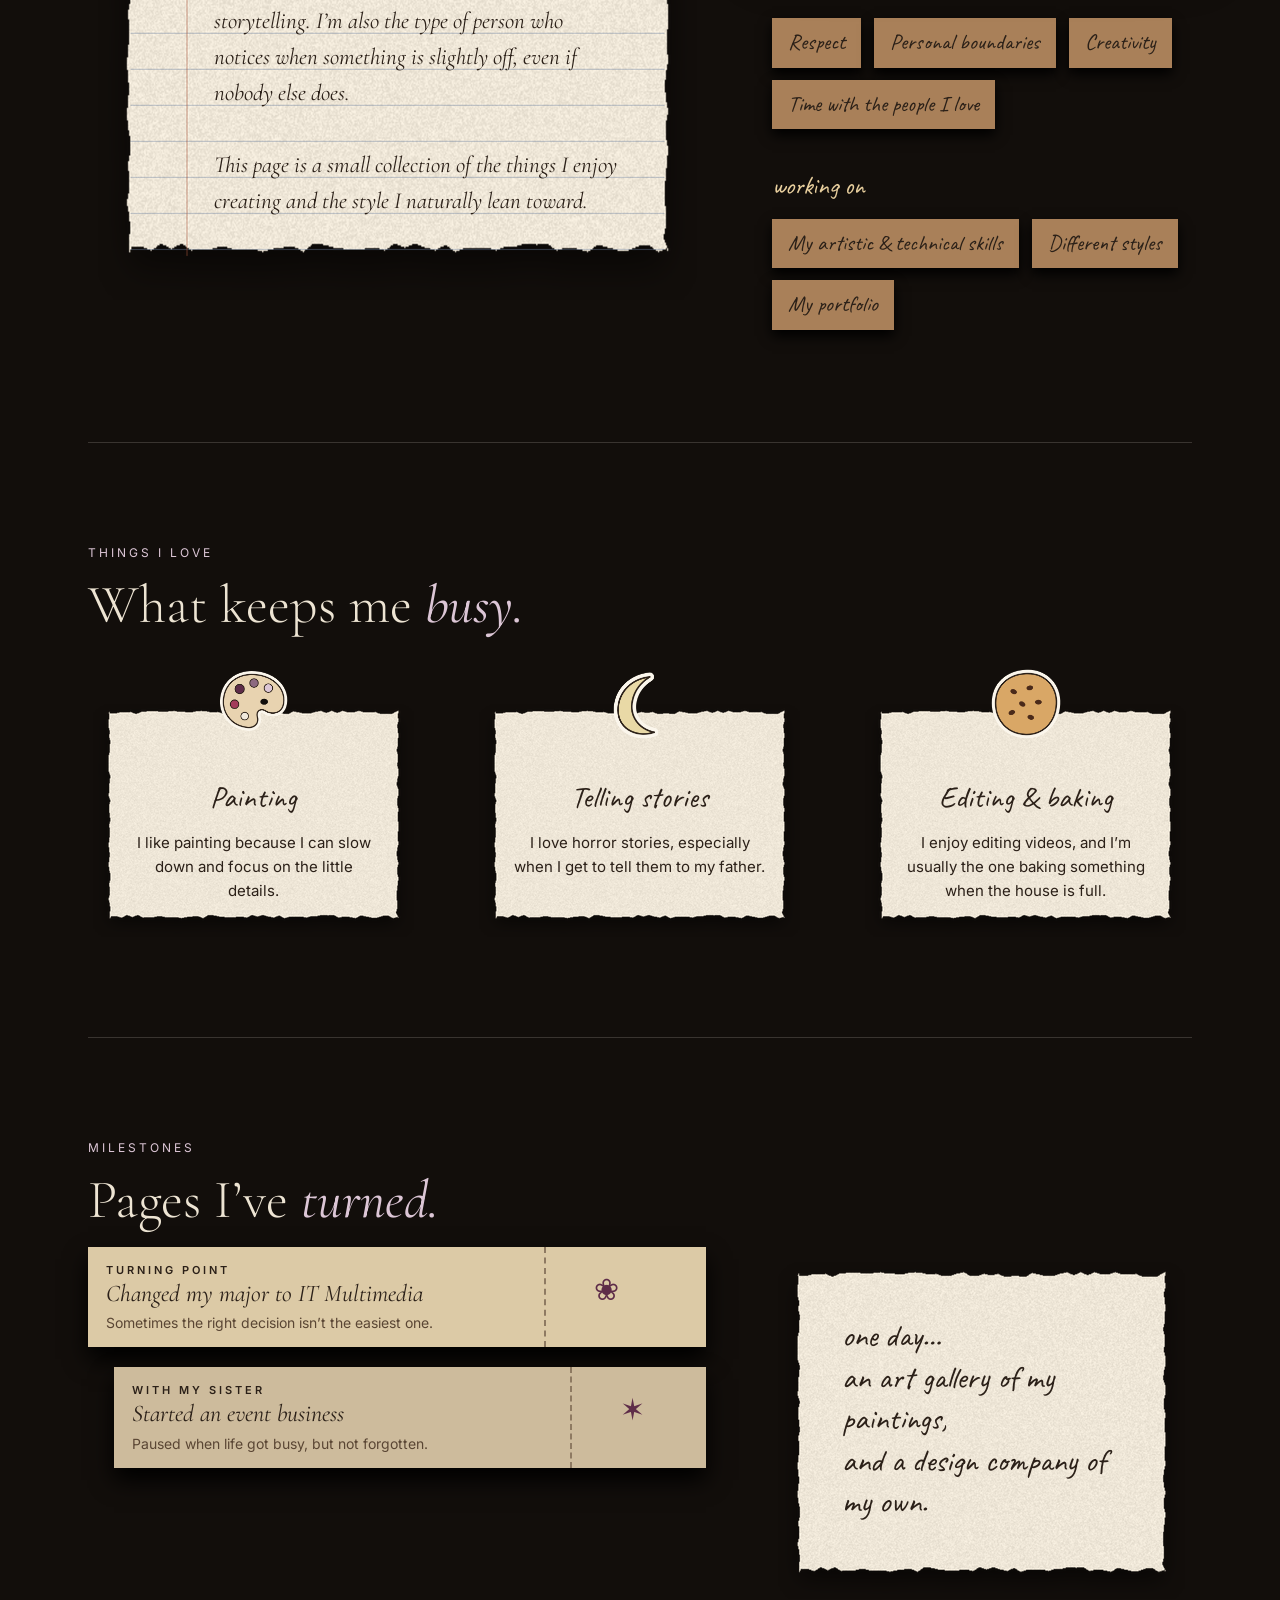
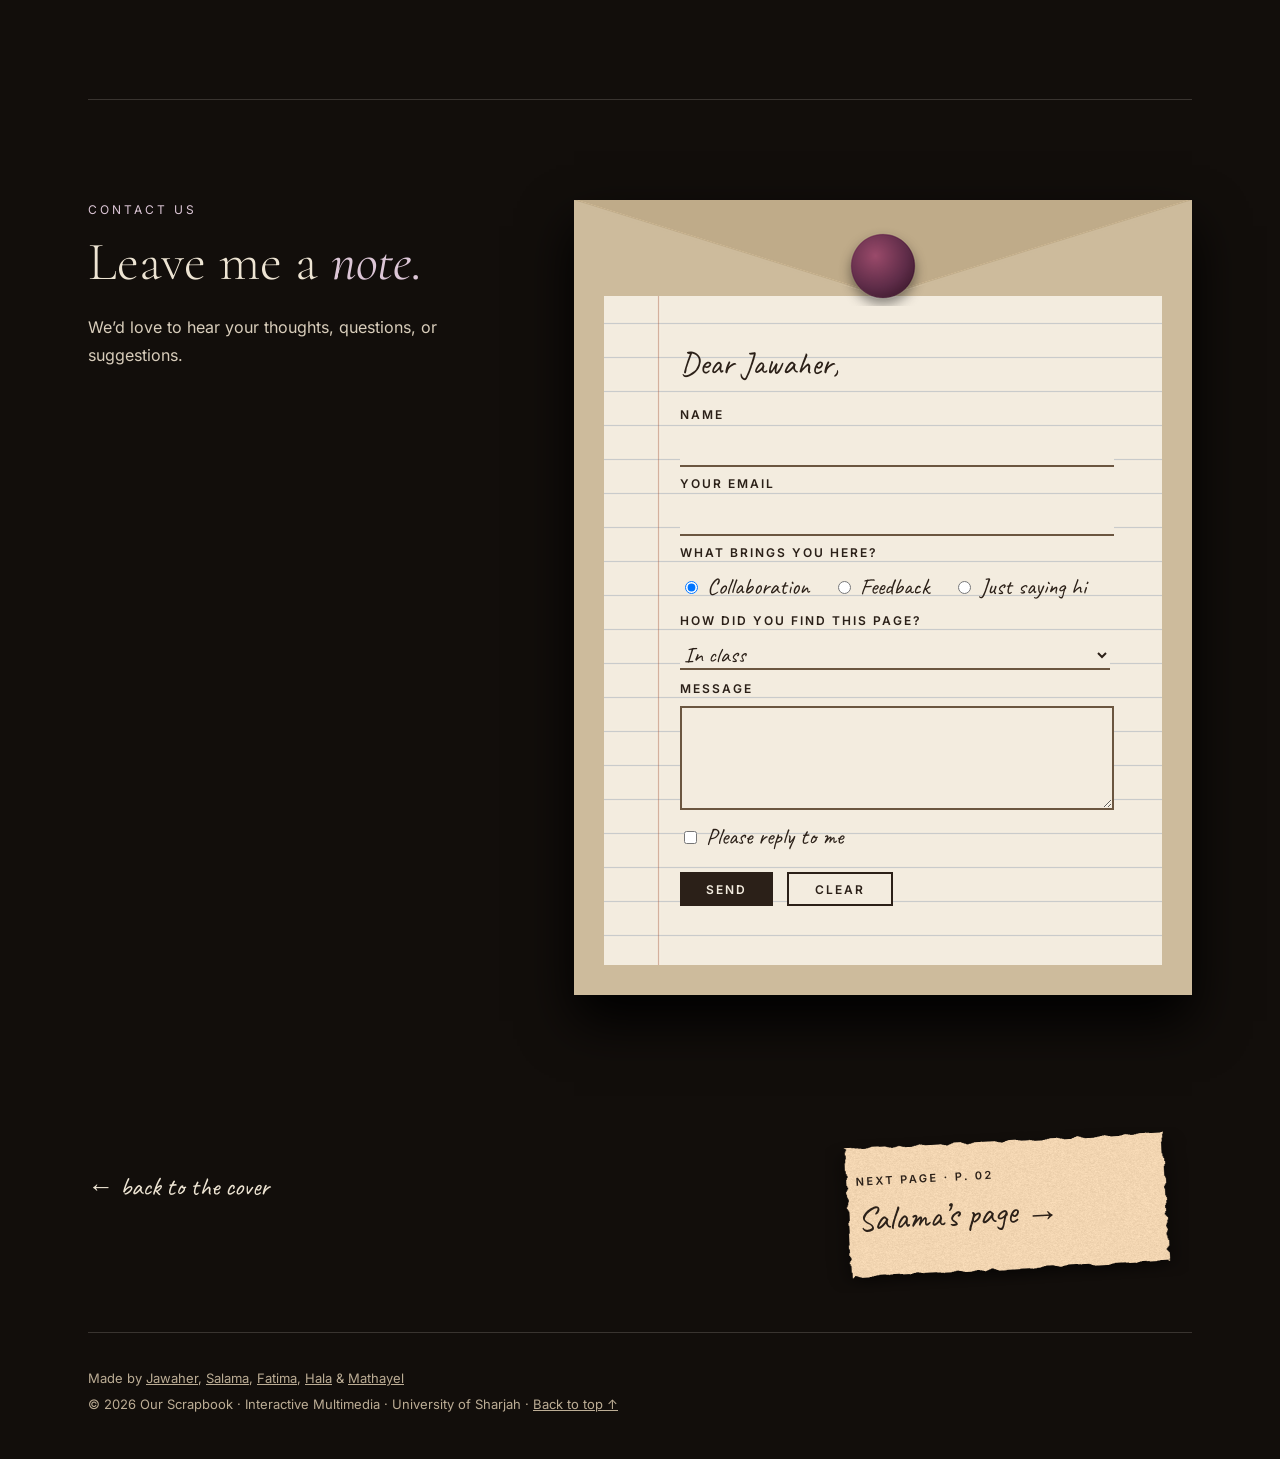
<file: pages/jawaher.html>
<!doctype html>
<html>
<head>
<meta charset="utf-8">
<meta name="viewport" content="width=device-width, initial-scale=1">
<title>Jawaher | Our Scrapbook</title>
<meta name="description" content="Jawaher's page in Our Scrapbook: an IT Multimedia student at the University of Sharjah who paints, edits videos, bakes cookies and tells stories.">
<meta name="keywords" content="Jawaher, IT Multimedia, painting, video editing, portfolio, University of Sharjah, scrapbook">
<link href="../fonts.css" rel="stylesheet" type="text/css">
<link href="../styles.css" rel="stylesheet" type="text/css">
</head>

<body id="jawaher">
<div id="container">
  <div id="header">
    <p id="brand"><a href="../index.html">our scrapbook <img src="../images/star-gold.png" width="22" height="22" alt=""></a></p>
    <div id="navigation">
      <ul class="menu">
        <li><a href="../index.html">Home</a></li>
        <li><a href="../index.html#about">About us</a></li>
        <li><a href="../index.html#members">Members</a></li>
      </ul>
      <ul class="chips">
        <li><a href="jawaher.html" class="chip-jawaher current"><span></span>Jawaher</a></li>
        <li><a href="salama.html" class="chip-salama"><span></span>Salama</a></li>
        <li><a href="fatima.html" class="chip-fatima"><span></span>Fatima</a></li>
        <li><a href="hala.html" class="chip-hala"><span></span>Hala</a></li>
        <li><a href="mathayel.html" class="chip-mathayel"><span></span>Mathayel</a></li>
      </ul>
      <div class="clear"></div>
    </div>
  </div>
  <div id="banner">
    <p class="page-no">p. 01</p>
    <div id="intro"> <img src="../images/chapter-jawaher.png" width="163" height="84" alt="Chapter one">
      <p class="hello">Hello! I&rsquo;m</p>
      <h1><img src="../images/name-jawaher.png" width="323" height="82" alt="Jawaher"></h1>
      <p class="major">IT Multimedia &middot; University of Sharjah</p>
      <p class="tagline">Still figuring it out,<br>
        and that&rsquo;s okay.</p>
      <p class="opening-text">My path changed a few times before I found multimedia, but that ended up helping me understand what I actually enjoy: creative work, technology and the details in between.</p>
    </div>
    <img src="../images/collage-jawaher.png" id="collage" width="481" height="450" alt="Scrapbook collage of Jawaher's things"> </div>
  <div id="mainContent">
    <div id="aboutMe" class="section">
      <div class="twoColumn wide"> <span class="kicker">About me</span>
        <h2>A little <em>more</em> about me.</h2>
        <div class="note">
          <p>I&rsquo;m Jawaher, an IT Multimedia student at the University of Sharjah. I&rsquo;m drawn to creative work, small details, and anything that feels visually organized.</p>
          <p>I like combining technology with design, especially when I can experiment with color, layout, and storytelling. I&rsquo;m also the type of person who notices when something is slightly off, even if nobody else does.</p>
          <p>This page is a small collection of the things I enjoy creating and the style I naturally lean toward.</p>
        </div>
      </div>
      <div class="twoColumn narrow">
        <figure class="player">
          <video width="388" height="218" controls poster="../images/poster-jawaher.jpg">
            <source src="../media/jawaher.mp4" type="video/mp4">
            Your browser does not support the video tag. </video>
          <figcaption class="info"> <span class="heart">&#9829;</span> <strong>Jawaher &middot; intro</strong> <span>grab a cookie &amp; press play</span> </figcaption>
        </figure>
        <p class="hand list-title first">what matters to me</p>
        <ul class="label-list">
          <li>Respect</li>
          <li>Personal boundaries</li>
          <li>Creativity</li>
          <li>Time with the people I love</li>
        </ul>
        <p class="hand list-title">working on</p>
        <ul class="label-list">
          <li>My artistic &amp; technical skills</li>
          <li>Different styles</li>
          <li>My portfolio</li>
        </ul>
      </div>
      <div class="clear"></div>
    </div>
    <div id="loves" class="section"> <span class="kicker">Things I love</span>
      <h2>What keeps me <em>busy.</em></h2>
      <div class="love-cards">
        <div class="love-card"> <img width="76" height="68" src="../images/palette.png" alt="">
          <h3>Painting</h3>
          <p>I like painting because I can slow down and focus on the little details.</p>
        </div>
        <div class="love-card"> <img width="76" height="76" src="../images/moon.png" alt="">
          <h3>Telling stories</h3>
          <p>I love horror stories, especially when I get to tell them to my father.</p>
        </div>
        <div class="love-card last"> <img width="76" height="76" src="../images/cookie.png" alt="">
          <h3>Editing &amp; baking</h3>
          <p>I enjoy editing videos, and I&rsquo;m usually the one baking something when the house is full.</p>
        </div>
        <div class="clear"></div>
      </div>
    </div>
    <div id="milestones" class="section">
      <div class="twoColumn wide"> <span class="kicker">Milestones</span>
        <h2>Pages I&rsquo;ve <em>turned.</em></h2>
        <div class="tickets">
          <div class="ticket">
            <div class="main"> <strong>Turning point</strong> <span>Changed my major to IT Multimedia</span> <small>Sometimes the right decision isn&rsquo;t the easiest one.</small> </div>
            <div class="stub">&#10048;</div>
            <div class="clear"></div>
          </div>
          <div class="ticket alt">
            <div class="main"> <strong>With my sister</strong> <span>Started an event business</span> <small>Paused when life got busy, but not forgotten.</small> </div>
            <div class="stub">&#10038;</div>
            <div class="clear"></div>
          </div>
        </div>
      </div>
      <div class="twoColumn narrow">
        <div class="goal-note">
          <p>one day&hellip;<br>
            an art gallery of my paintings,<br>
            and a design company of my own.</p>
        </div>
      </div>
      <div class="clear"></div>
    </div>
    <div id="contact" class="section">
      <div class="twoColumn narrow"> <span class="kicker">Contact us</span>
        <h2>Leave me a <em>note.</em></h2>
        <p class="opening-text">We&rsquo;d love to hear your thoughts, questions, or suggestions.</p>
      </div>
      <div class="twoColumn wide right">
        <div class="envelope">
          <div class="letter">
            <p class="hand">Dear Jawaher,</p>
            <form id="form1" name="form1" method="post" action="#">
              <table width="440" border="0" cellspacing="0" cellpadding="0">
                <tr>
                  <td class="q"><label for="name">Name</label></td>
                </tr>
                <tr>
                  <td><input type="text" name="name" id="name"></td>
                </tr>
                <tr>
                  <td class="q"><label for="email">Your email</label></td>
                </tr>
                <tr>
                  <td><input type="email" name="email" id="email"></td>
                </tr>
                <tr>
                  <td class="q">What brings you here?</td>
                </tr>
                <tr>
                  <td><label>
                      <input type="radio" name="reason" value="collaboration" id="reason_0" checked>
                      Collaboration</label>
                    <label>
                      <input type="radio" name="reason" value="feedback" id="reason_1">
                      Feedback</label>
                    <label>
                      <input type="radio" name="reason" value="hi" id="reason_2">
                      Just saying hi</label></td>
                </tr>
                <tr>
                  <td class="q"><label for="found">How did you find this page?</label></td>
                </tr>
                <tr>
                  <td><select name="found" id="found">
                      <option value="class">In class</option>
                      <option value="friend">From a friend</option>
                      <option value="cover">From the cover page</option>
                      <option value="other">Other</option>
                    </select></td>
                </tr>
                <tr>
                  <td class="q"><label for="message">Message</label></td>
                </tr>
                <tr>
                  <td><textarea name="message" id="message" cols="45" rows="3"></textarea></td>
                </tr>
                <tr>
                  <td><label>
                      <input type="checkbox" name="reply" id="reply" value="yes">
                      Please reply to me</label></td>
                </tr>
                <tr>
                  <td class="buttons"><input type="submit" name="send" id="send" value="Send">
                    <input type="reset" name="clear" id="clear" value="Clear"></td>
                </tr>
              </table>
            </form>
          </div>
          <div class="flap"></div>
        </div>
      </div>
      <div class="clear"></div>
    </div>
    <div class="page-turn"> <a href="../index.html" class="back">&larr; back to the cover</a> <a href="salama.html" class="next"><img src="../images/next-jawaher.png" width="364" height="166" alt="Next page - p. 02 Salama's page"></a>
      <div class="clear"></div>
    </div>
  </div>
  <div id="footer">
    <p>Made by <a href="jawaher.html">Jawaher</a>, <a href="salama.html">Salama</a>, <a href="fatima.html">Fatima</a>, <a href="hala.html">Hala</a> &amp; <a href="mathayel.html">Mathayel</a></p>
    <p>&copy; 2026 Our Scrapbook &middot; Interactive Multimedia &middot; University of Sharjah &middot; <a href="#container">Back to top &uarr;</a></p>
  </div>
</div>
</body>
</html>
</file>
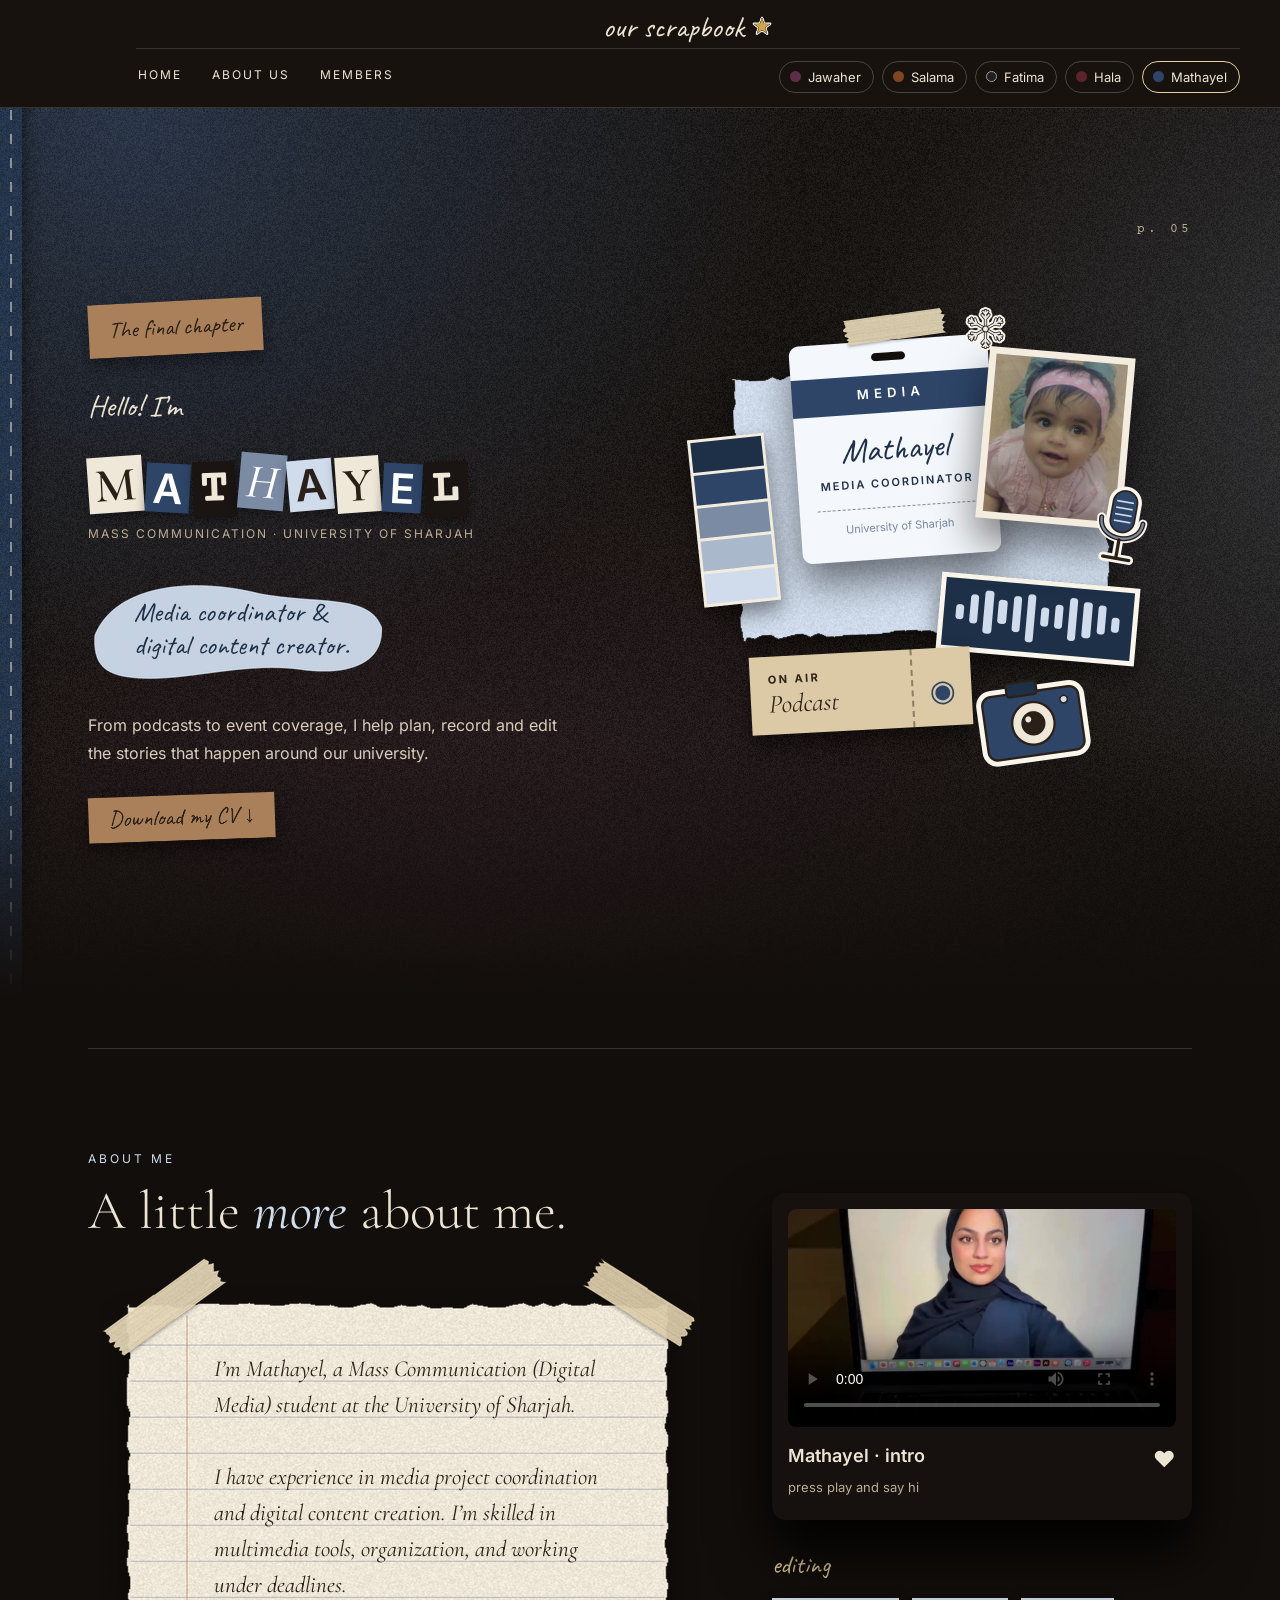
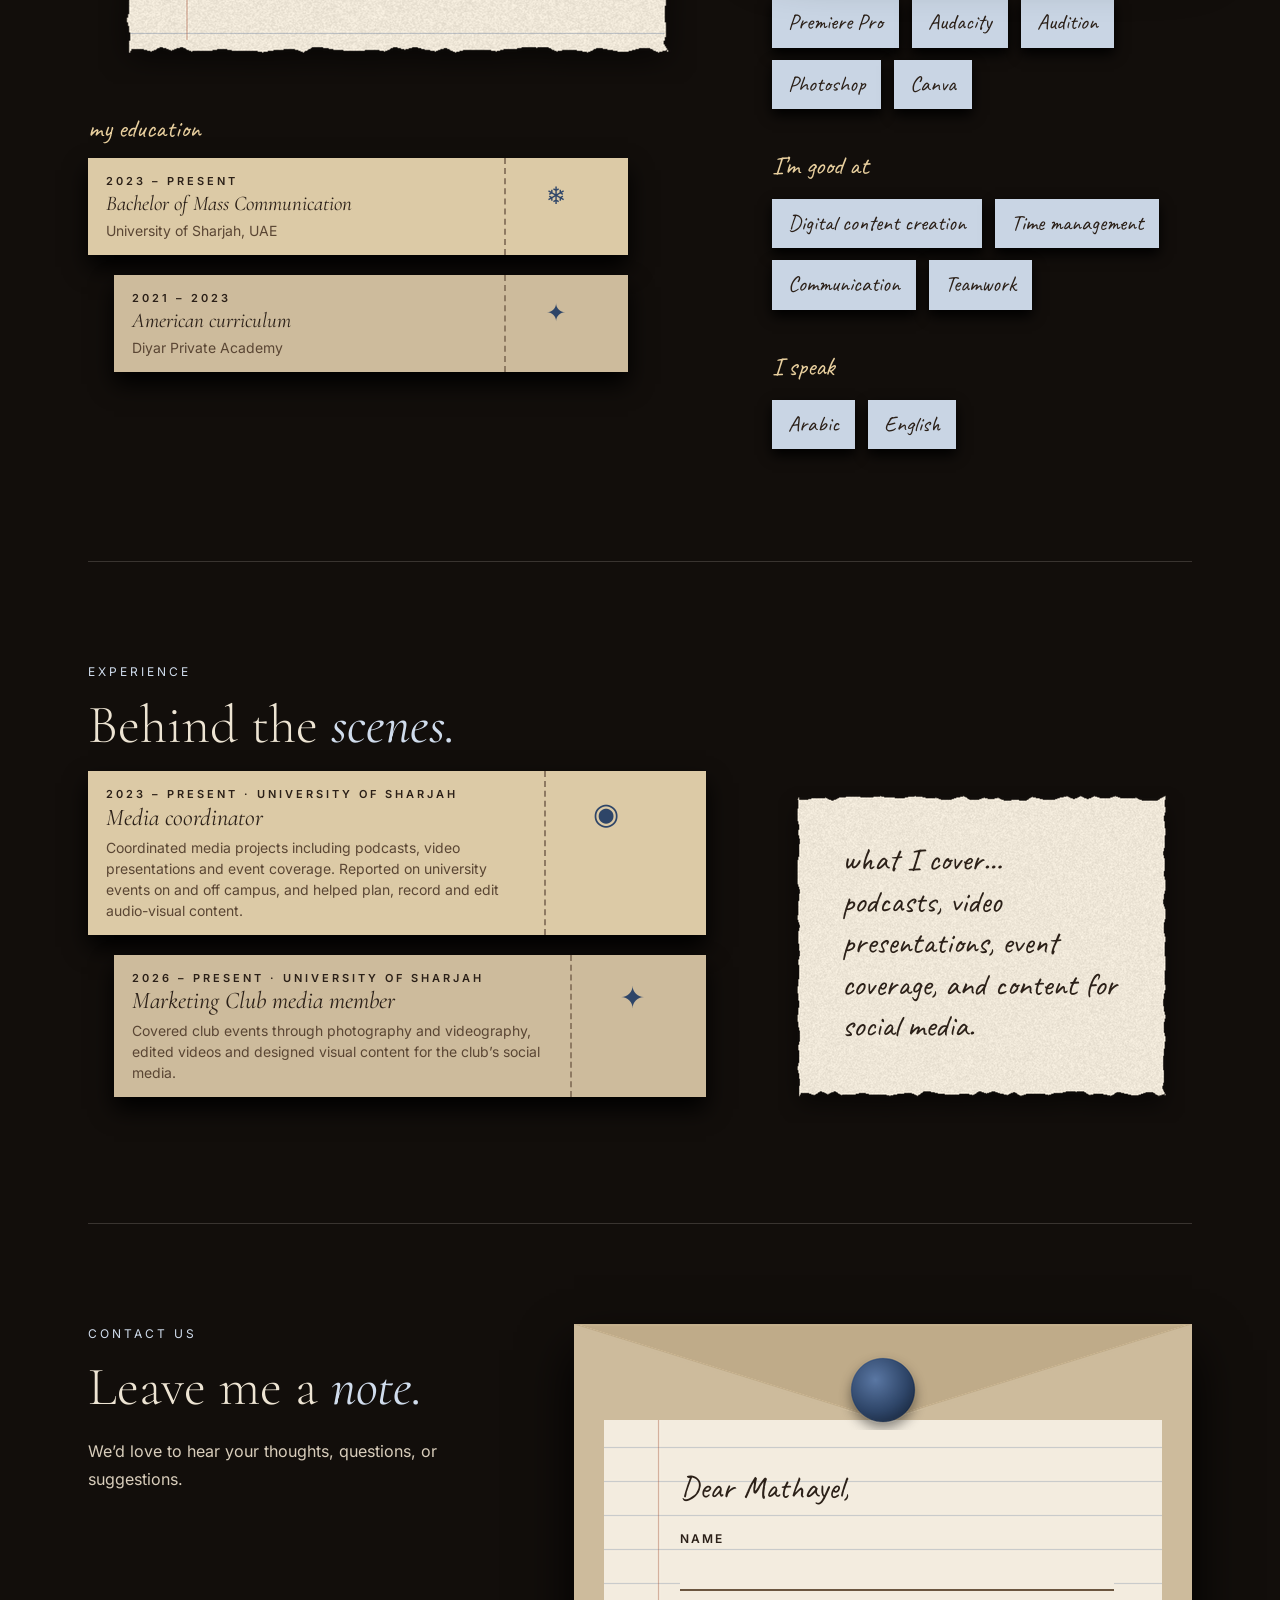
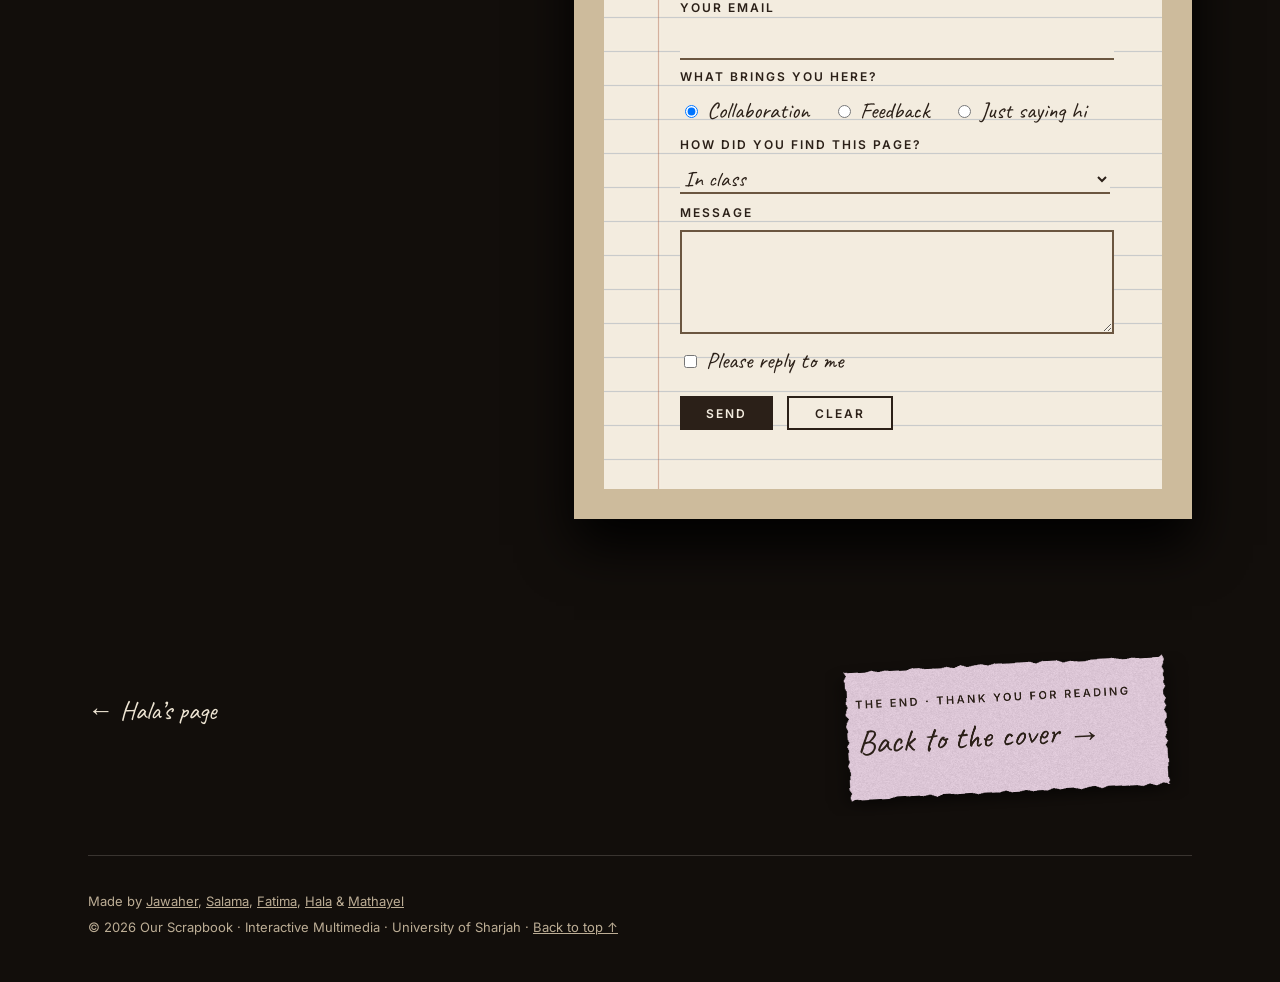
<file: pages/mathayel.html>
<!doctype html>
<html>
<head>
<meta charset="utf-8">
<meta name="viewport" content="width=device-width, initial-scale=1">
<title>Mathayel | Our Scrapbook</title>
<meta name="description" content="Mathayel's page in Our Scrapbook: a Mass Communication (Digital Media) student at the University of Sharjah, media coordinator and digital content creator.">
<meta name="keywords" content="Mathayel, Mass Communication, digital media, media coordinator, podcasts, video editing, University of Sharjah, scrapbook">
<link href="../fonts.css" rel="stylesheet" type="text/css">
<link href="../styles.css" rel="stylesheet" type="text/css">
</head>

<body id="mathayel">
<div id="container">
  <div id="header">
    <p id="brand"><a href="../index.html">our scrapbook <img src="../images/star-gold.png" width="22" height="22" alt=""></a></p>
    <div id="navigation">
      <ul class="menu">
        <li><a href="../index.html">Home</a></li>
        <li><a href="../index.html#about">About us</a></li>
        <li><a href="../index.html#members">Members</a></li>
      </ul>
      <ul class="chips">
        <li><a href="jawaher.html" class="chip-jawaher"><span></span>Jawaher</a></li>
        <li><a href="salama.html" class="chip-salama"><span></span>Salama</a></li>
        <li><a href="fatima.html" class="chip-fatima"><span></span>Fatima</a></li>
        <li><a href="hala.html" class="chip-hala"><span></span>Hala</a></li>
        <li><a href="mathayel.html" class="chip-mathayel current"><span></span>Mathayel</a></li>
      </ul>
      <div class="clear"></div>
    </div>
  </div>
  <div id="banner">
    <p class="page-no">p. 05</p>
    <div id="intro"> <img src="../images/chapter-mathayel.png" width="202" height="86" alt="The final chapter">
      <p class="hello">Hello! I&rsquo;m</p>
      <h1><img src="../images/name-mathayel.png" width="398" height="82" alt="Mathayel"></h1>
      <p class="major">Mass Communication &middot; University of Sharjah</p>
      <p class="tagline">Media coordinator &amp;<br>
        digital content creator.</p>
      <p class="opening-text">From podcasts to event coverage, I help plan, record and edit the stories that happen around our university.</p>
      <p class="cv"><a href="../media/mathayel-cv.pdf" target="_blank"><img src="../images/cv-mathayel.png" width="214" height="76" alt="Download my CV"></a></p>
    </div>
    <img src="../images/collage-mathayel.png" id="collage" width="495" height="460" alt="Scrapbook collage of Mathayel's things"> </div>
  <div id="mainContent">
    <div id="aboutMe" class="section">
      <div class="twoColumn wide"> <span class="kicker">About me</span>
        <h2>A little <em>more</em> about me.</h2>
        <div class="note">
          <p>I&rsquo;m Mathayel, a Mass Communication (Digital Media) student at the University of Sharjah.</p>
          <p>I have experience in media project coordination and digital content creation. I&rsquo;m skilled in multimedia tools, organization, and working under deadlines.</p>
        </div>
        <p class="hand list-title">my education</p>
        <div class="tickets edu">
          <div class="ticket">
            <div class="main"> <strong>2023 &ndash; present</strong> <span>Bachelor of Mass Communication</span> <small>University of Sharjah, UAE</small> </div>
            <div class="stub">&#10052;</div>
            <div class="clear"></div>
          </div>
          <div class="ticket alt">
            <div class="main"> <strong>2021 &ndash; 2023</strong> <span>American curriculum</span> <small>Diyar Private Academy</small> </div>
            <div class="stub">&#10022;</div>
            <div class="clear"></div>
          </div>
        </div>
      </div>
      <div class="twoColumn narrow">
        <figure class="player">
          <video width="388" height="218" controls poster="../images/poster-mathayel.jpg">
            <source src="../media/mathayel.mp4" type="video/mp4">
            Your browser does not support the video tag. </video>
          <figcaption class="info"> <span class="heart">&#9829;</span> <strong>Mathayel &middot; intro</strong> <span>press play and say hi</span> </figcaption>
        </figure>
        <p class="hand list-title">editing</p>
        <ul class="label-list">
          <li>Premiere Pro</li>
          <li>Audacity</li>
          <li>Audition</li>
          <li>Photoshop</li>
          <li>Canva</li>
        </ul>
        <p class="hand list-title">I&rsquo;m good at</p>
        <ul class="label-list">
          <li>Digital content creation</li>
          <li>Time management</li>
          <li>Communication</li>
          <li>Teamwork</li>
        </ul>
        <p class="hand list-title">I speak</p>
        <ul class="label-list">
          <li>Arabic</li>
          <li>English</li>
        </ul>
      </div>
      <div class="clear"></div>
    </div>
    <div id="milestones" class="section">
      <div class="twoColumn wide"> <span class="kicker">Experience</span>
        <h2>Behind the <em>scenes.</em></h2>
        <div class="tickets">
          <div class="ticket">
            <div class="main"> <strong>2023 &ndash; present &middot; University of Sharjah</strong> <span>Media coordinator</span> <small>Coordinated media projects including podcasts, video presentations and event coverage. Reported on university events on and off campus, and helped plan, record and edit audio-visual content.</small> </div>
            <div class="stub">&#9673;</div>
            <div class="clear"></div>
          </div>
          <div class="ticket alt">
            <div class="main"> <strong>2026 &ndash; present &middot; University of Sharjah</strong> <span>Marketing Club media member</span> <small>Covered club events through photography and videography, edited videos and designed visual content for the club&rsquo;s social media.</small> </div>
            <div class="stub">&#10022;</div>
            <div class="clear"></div>
          </div>
        </div>
      </div>
      <div class="twoColumn narrow">
        <div class="goal-note">
          <p>what I cover&hellip;<br>
            podcasts, video presentations, event coverage, and content for social media.</p>
        </div>
      </div>
      <div class="clear"></div>
    </div>
    <div id="contact" class="section">
      <div class="twoColumn narrow"> <span class="kicker">Contact us</span>
        <h2>Leave me a <em>note.</em></h2>
        <p class="opening-text">We&rsquo;d love to hear your thoughts, questions, or suggestions.</p>
      </div>
      <div class="twoColumn wide right">
        <div class="envelope">
          <div class="letter">
            <p class="hand">Dear Mathayel,</p>
            <form id="form1" name="form1" method="post" action="#">
              <table width="440" border="0" cellspacing="0" cellpadding="0">
                <tr>
                  <td class="q"><label for="name">Name</label></td>
                </tr>
                <tr>
                  <td><input type="text" name="name" id="name"></td>
                </tr>
                <tr>
                  <td class="q"><label for="email">Your email</label></td>
                </tr>
                <tr>
                  <td><input type="email" name="email" id="email"></td>
                </tr>
                <tr>
                  <td class="q">What brings you here?</td>
                </tr>
                <tr>
                  <td><label>
                      <input type="radio" name="reason" value="collaboration" id="reason_0" checked>
                      Collaboration</label>
                    <label>
                      <input type="radio" name="reason" value="feedback" id="reason_1">
                      Feedback</label>
                    <label>
                      <input type="radio" name="reason" value="hi" id="reason_2">
                      Just saying hi</label></td>
                </tr>
                <tr>
                  <td class="q"><label for="found">How did you find this page?</label></td>
                </tr>
                <tr>
                  <td><select name="found" id="found">
                      <option value="class">In class</option>
                      <option value="friend">From a friend</option>
                      <option value="cover">From the cover page</option>
                      <option value="other">Other</option>
                    </select></td>
                </tr>
                <tr>
                  <td class="q"><label for="message">Message</label></td>
                </tr>
                <tr>
                  <td><textarea name="message" id="message" cols="45" rows="3"></textarea></td>
                </tr>
                <tr>
                  <td><label>
                      <input type="checkbox" name="reply" id="reply" value="yes">
                      Please reply to me</label></td>
                </tr>
                <tr>
                  <td class="buttons"><input type="submit" name="send" id="send" value="Send">
                    <input type="reset" name="clear" id="clear" value="Clear"></td>
                </tr>
              </table>
            </form>
          </div>
          <div class="flap"></div>
        </div>
      </div>
      <div class="clear"></div>
    </div>
    <div class="page-turn"> <a href="hala.html" class="back">&larr; Hala&rsquo;s page</a> <a href="../index.html" class="next"><img src="../images/next-mathayel.png" width="364" height="165" alt="The end - thank you for reading Back to the cover"></a>
      <div class="clear"></div>
    </div>
  </div>
  <div id="footer">
    <p>Made by <a href="jawaher.html">Jawaher</a>, <a href="salama.html">Salama</a>, <a href="fatima.html">Fatima</a>, <a href="hala.html">Hala</a> &amp; <a href="mathayel.html">Mathayel</a></p>
    <p>&copy; 2026 Our Scrapbook &middot; Interactive Multimedia &middot; University of Sharjah &middot; <a href="#container">Back to top &uarr;</a></p>
  </div>
</div>
</body>
</html>
</file>
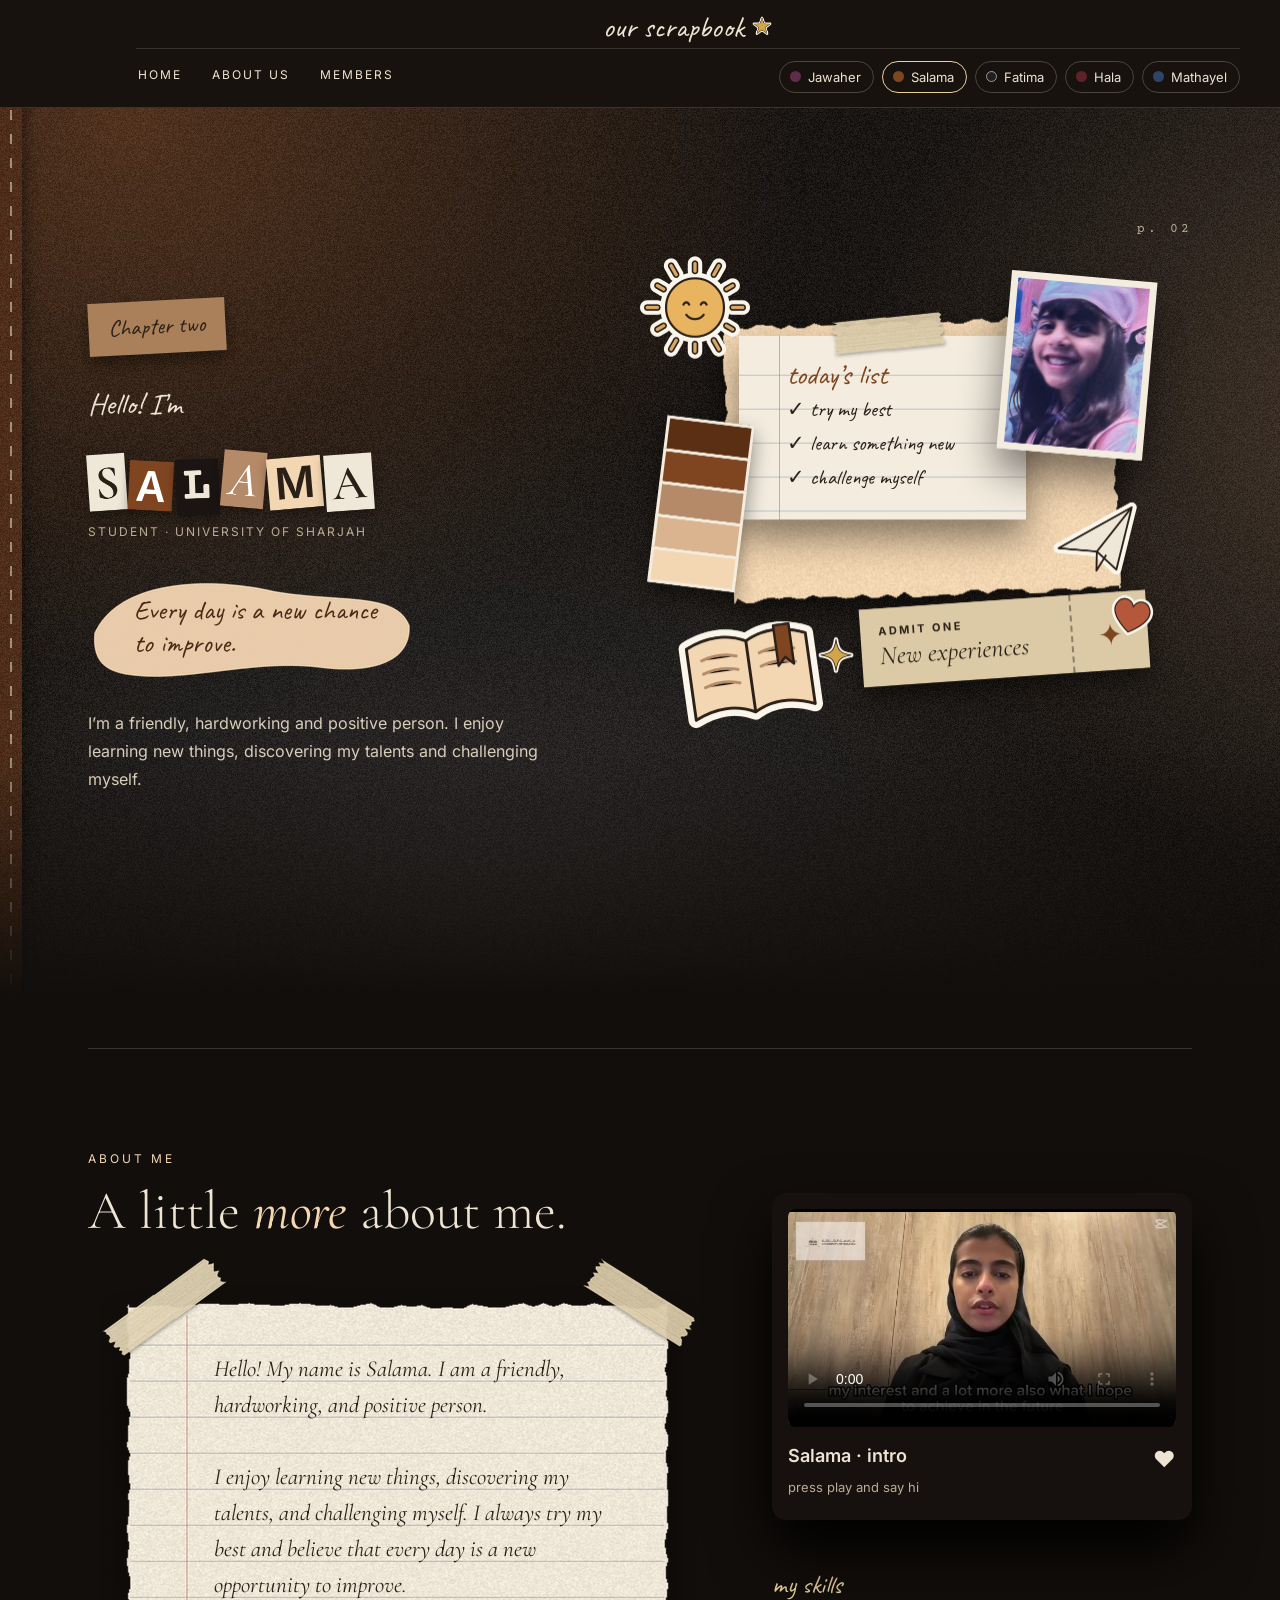
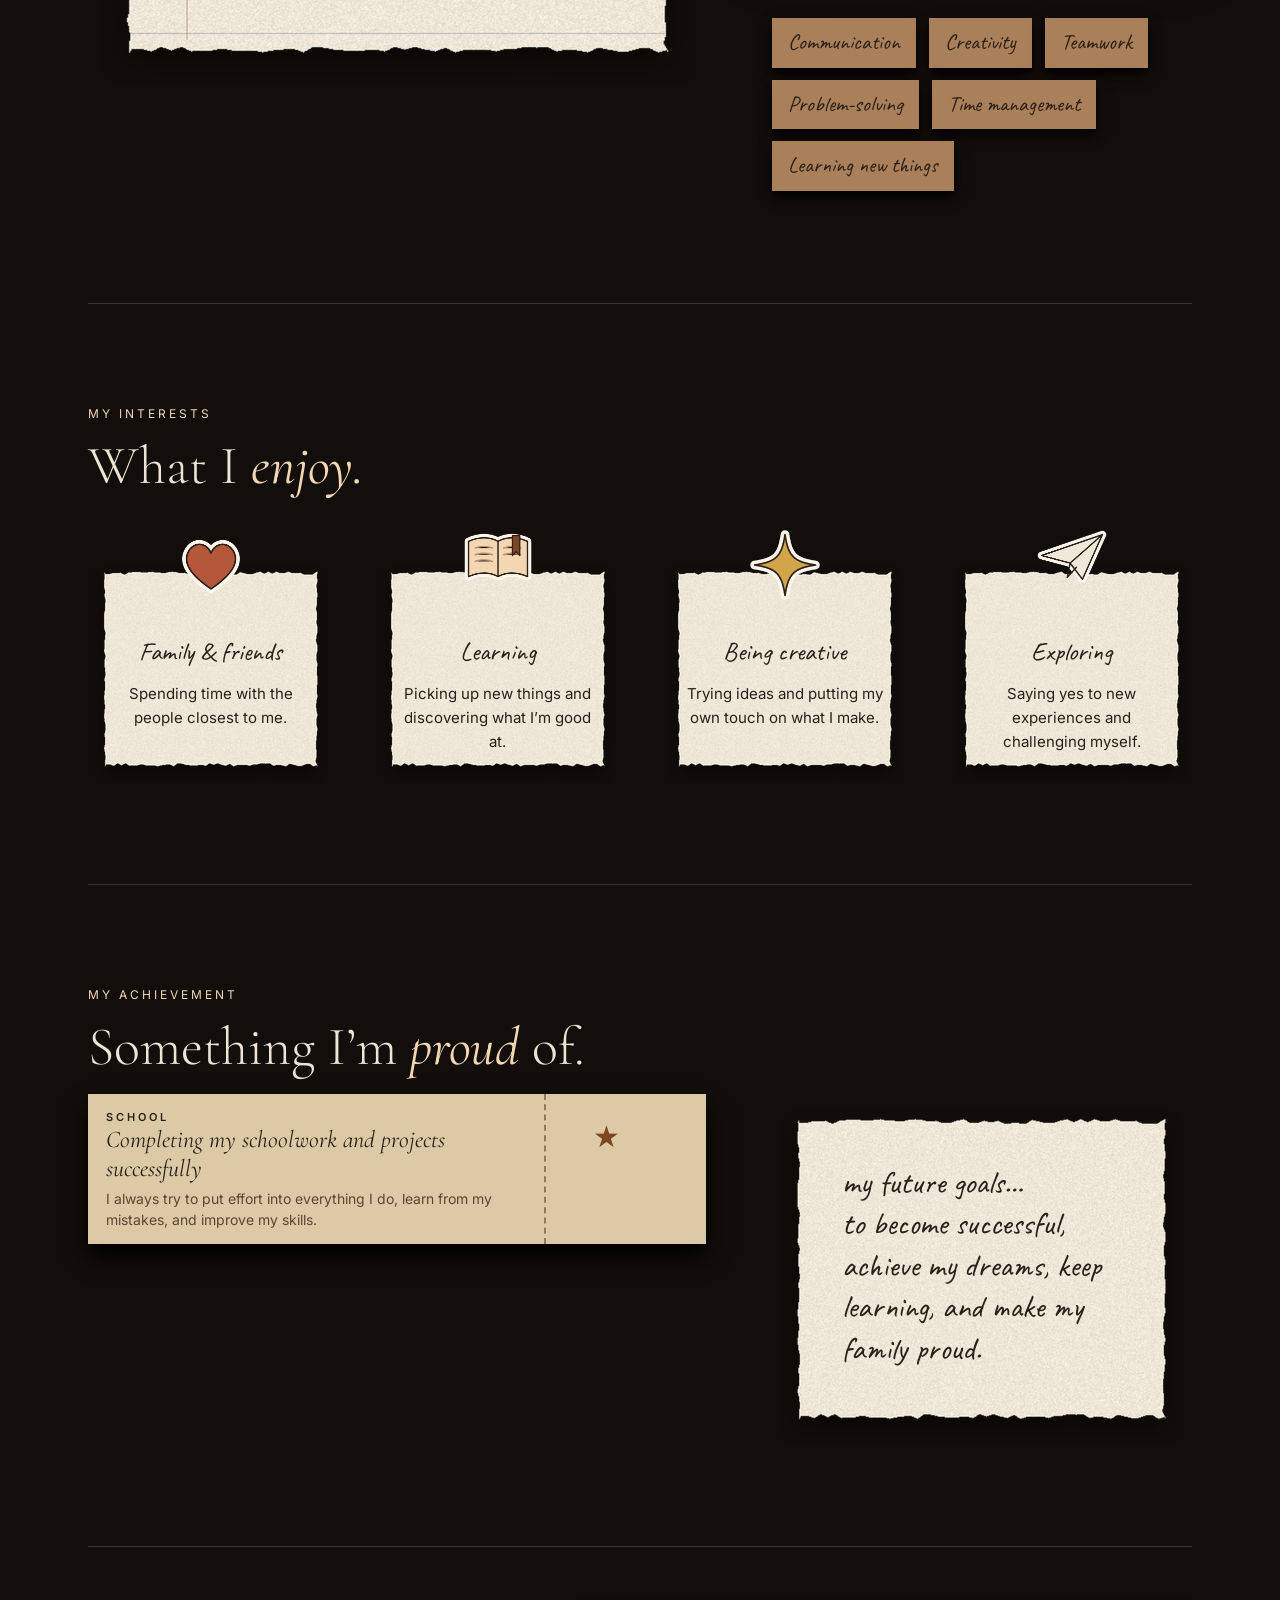
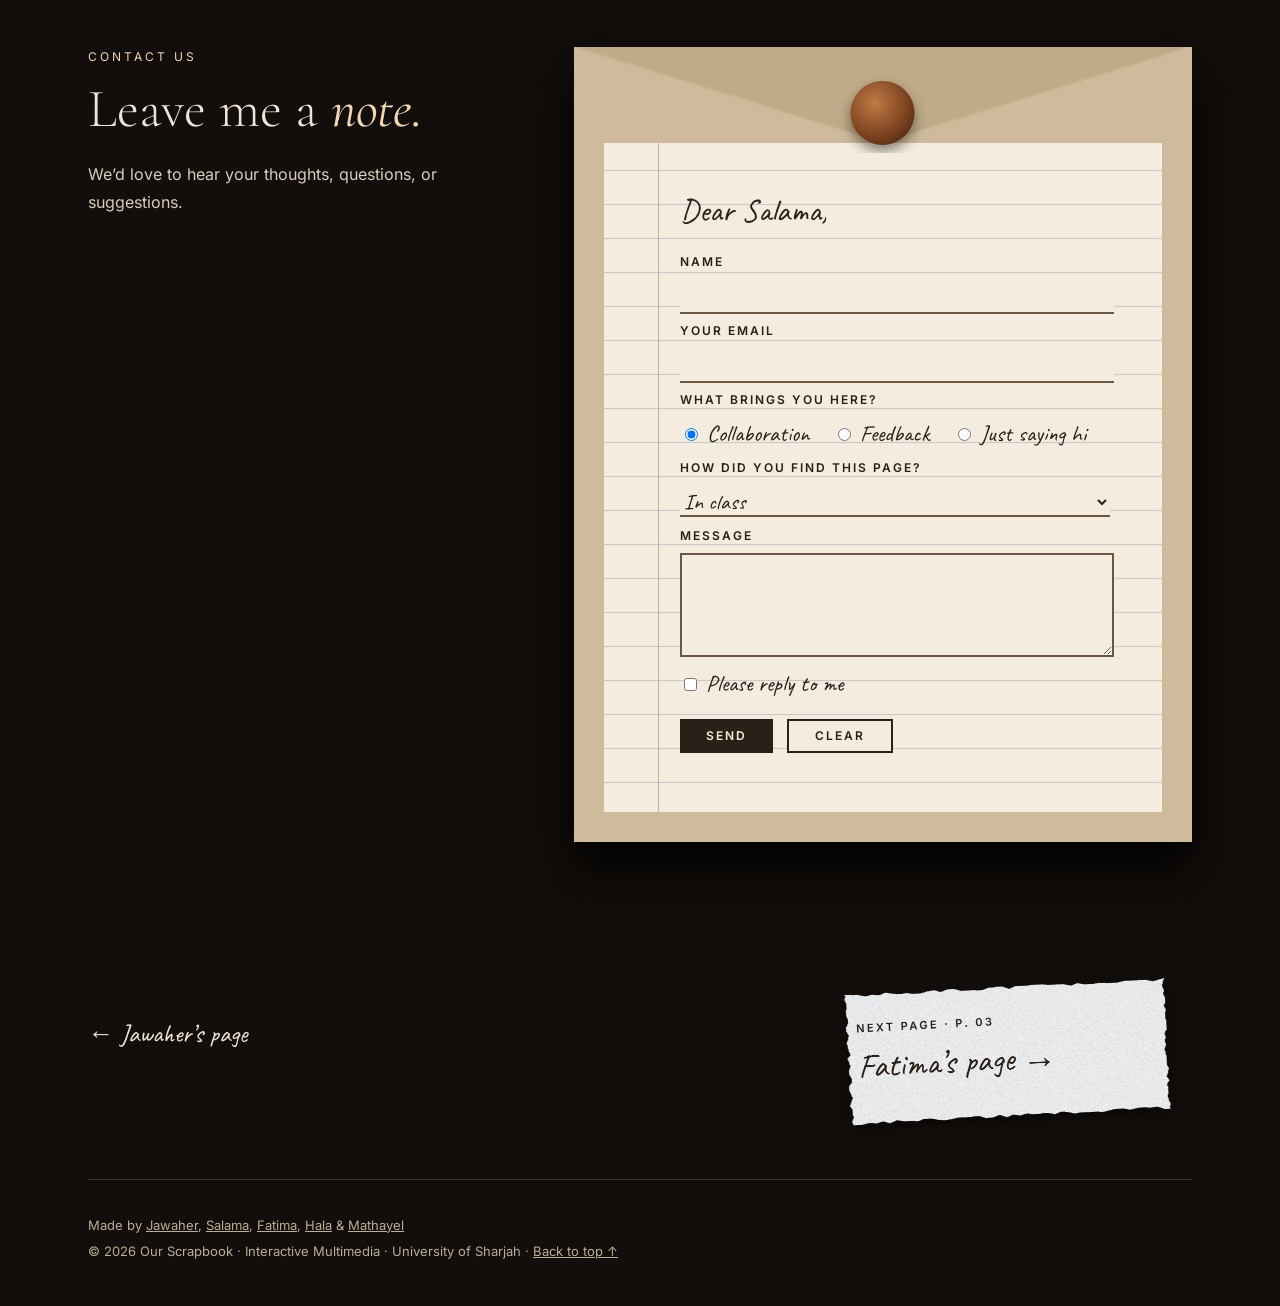
<file: pages/salama.html>
<!doctype html>
<html>
<head>
<meta charset="utf-8">
<meta name="viewport" content="width=device-width, initial-scale=1">
<title>Salama | Our Scrapbook</title>
<meta name="description" content="Salama's page in Our Scrapbook: a friendly, hardworking student at the University of Sharjah who loves learning new things, being creative and exploring new experiences.">
<meta name="keywords" content="Salama, portfolio, skills, teamwork, creativity, University of Sharjah, scrapbook">
<link href="../fonts.css" rel="stylesheet" type="text/css">
<link href="../styles.css" rel="stylesheet" type="text/css">
</head>

<body id="salama">
<div id="container">
  <div id="header">
    <p id="brand"><a href="../index.html">our scrapbook <img src="../images/star-gold.png" width="22" height="22" alt=""></a></p>
    <div id="navigation">
      <ul class="menu">
        <li><a href="../index.html">Home</a></li>
        <li><a href="../index.html#about">About us</a></li>
        <li><a href="../index.html#members">Members</a></li>
      </ul>
      <ul class="chips">
        <li><a href="jawaher.html" class="chip-jawaher"><span></span>Jawaher</a></li>
        <li><a href="salama.html" class="chip-salama current"><span></span>Salama</a></li>
        <li><a href="fatima.html" class="chip-fatima"><span></span>Fatima</a></li>
        <li><a href="hala.html" class="chip-hala"><span></span>Hala</a></li>
        <li><a href="mathayel.html" class="chip-mathayel"><span></span>Mathayel</a></li>
      </ul>
      <div class="clear"></div>
    </div>
  </div>
  <div id="banner">
    <p class="page-no">p. 02</p>
    <div id="intro"> <img src="../images/chapter-salama.png" width="165" height="84" alt="Chapter two">
      <p class="hello">Hello! I&rsquo;m</p>
      <h1><img src="../images/name-salama.png" width="304" height="82" alt="Salama"></h1>
      <p class="major">Student &middot; University of Sharjah</p>
      <p class="tagline">Every day is a new chance<br>
        to improve.</p>
      <p class="opening-text">I&rsquo;m a friendly, hardworking and positive person. I enjoy learning new things, discovering my talents and challenging myself.</p>
    </div>
    <img src="../images/collage-salama.png" id="collage" width="559" height="472" alt="Scrapbook collage of Salama's things">
    <div id="checklist">
      <p class="list-head">today&rsquo;s list</p>
      <p>&#10003; try my best</p>
      <p>&#10003; learn something new</p>
      <p>&#10003; challenge myself</p>
    </div>
  </div>
  <div id="mainContent">
    <div id="aboutMe" class="section">
      <div class="twoColumn wide"> <span class="kicker">About me</span>
        <h2>A little <em>more</em> about me.</h2>
        <div class="note">
          <p>Hello! My name is Salama. I am a friendly, hardworking, and positive person.</p>
          <p>I enjoy learning new things, discovering my talents, and challenging myself. I always try my best and believe that every day is a new opportunity to improve.</p>
        </div>
      </div>
      <div class="twoColumn narrow">
        <figure class="player">
          <video width="388" height="218" controls poster="../images/poster-salama.jpg">
            <source src="../media/salama.mp4" type="video/mp4">
            Your browser does not support the video tag. </video>
          <figcaption class="info"> <span class="heart">&#9829;</span> <strong>Salama &middot; intro</strong> <span>press play and say hi</span> </figcaption>
        </figure>
        <p class="hand list-title first">my skills</p>
        <ul class="label-list">
          <li>Communication</li>
          <li>Creativity</li>
          <li>Teamwork</li>
          <li>Problem-solving</li>
          <li>Time management</li>
          <li>Learning new things</li>
        </ul>
      </div>
      <div class="clear"></div>
    </div>
    <div id="loves" class="section"> <span class="kicker">My interests</span>
      <h2>What I <em>enjoy.</em></h2>
      <div class="love-cards">
        <div class="love-card"> <img width="76" height="76" src="../images/heart.png" alt="">
          <h3>Family &amp; friends</h3>
          <p>Spending time with the people closest to me.</p>
        </div>
        <div class="love-card"> <img width="76" height="62" src="../images/book.png" alt="">
          <h3>Learning</h3>
          <p>Picking up new things and discovering what I&rsquo;m good at.</p>
        </div>
        <div class="love-card"> <img width="76" height="76" src="../images/sparkle.png" alt="">
          <h3>Being creative</h3>
          <p>Trying ideas and putting my own touch on what I make.</p>
        </div>
        <div class="love-card last"> <img width="76" height="57" src="../images/plane.png" alt="">
          <h3>Exploring</h3>
          <p>Saying yes to new experiences and challenging myself.</p>
        </div>
        <div class="clear"></div>
      </div>
    </div>
    <div id="milestones" class="section">
      <div class="twoColumn wide"> <span class="kicker">My achievement</span>
        <h2>Something I&rsquo;m <em>proud</em> of.</h2>
        <div class="tickets">
          <div class="ticket">
            <div class="main"> <strong>School</strong> <span>Completing my schoolwork and projects successfully</span> <small>I always try to put effort into everything I do, learn from my mistakes, and improve my skills.</small> </div>
            <div class="stub">&#9733;</div>
            <div class="clear"></div>
          </div>
        </div>
      </div>
      <div class="twoColumn narrow">
        <div class="goal-note">
          <p>my future goals&hellip;<br>
            to become successful, achieve my dreams, keep learning, and make my family proud.</p>
        </div>
      </div>
      <div class="clear"></div>
    </div>
    <div id="contact" class="section">
      <div class="twoColumn narrow"> <span class="kicker">Contact us</span>
        <h2>Leave me a <em>note.</em></h2>
        <p class="opening-text">We&rsquo;d love to hear your thoughts, questions, or suggestions.</p>
      </div>
      <div class="twoColumn wide right">
        <div class="envelope">
          <div class="letter">
            <p class="hand">Dear Salama,</p>
            <form id="form1" name="form1" method="post" action="#">
              <table width="440" border="0" cellspacing="0" cellpadding="0">
                <tr>
                  <td class="q"><label for="name">Name</label></td>
                </tr>
                <tr>
                  <td><input type="text" name="name" id="name"></td>
                </tr>
                <tr>
                  <td class="q"><label for="email">Your email</label></td>
                </tr>
                <tr>
                  <td><input type="email" name="email" id="email"></td>
                </tr>
                <tr>
                  <td class="q">What brings you here?</td>
                </tr>
                <tr>
                  <td><label>
                      <input type="radio" name="reason" value="collaboration" id="reason_0" checked>
                      Collaboration</label>
                    <label>
                      <input type="radio" name="reason" value="feedback" id="reason_1">
                      Feedback</label>
                    <label>
                      <input type="radio" name="reason" value="hi" id="reason_2">
                      Just saying hi</label></td>
                </tr>
                <tr>
                  <td class="q"><label for="found">How did you find this page?</label></td>
                </tr>
                <tr>
                  <td><select name="found" id="found">
                      <option value="class">In class</option>
                      <option value="friend">From a friend</option>
                      <option value="cover">From the cover page</option>
                      <option value="other">Other</option>
                    </select></td>
                </tr>
                <tr>
                  <td class="q"><label for="message">Message</label></td>
                </tr>
                <tr>
                  <td><textarea name="message" id="message" cols="45" rows="3"></textarea></td>
                </tr>
                <tr>
                  <td><label>
                      <input type="checkbox" name="reply" id="reply" value="yes">
                      Please reply to me</label></td>
                </tr>
                <tr>
                  <td class="buttons"><input type="submit" name="send" id="send" value="Send">
                    <input type="reset" name="clear" id="clear" value="Clear"></td>
                </tr>
              </table>
            </form>
          </div>
          <div class="flap"></div>
        </div>
      </div>
      <div class="clear"></div>
    </div>
    <div class="page-turn"> <a href="jawaher.html" class="back">&larr; Jawaher&rsquo;s page</a> <a href="fatima.html" class="next"><img src="../images/next-salama.png" width="363" height="166" alt="Next page - p. 03 Fatima's page"></a>
      <div class="clear"></div>
    </div>
  </div>
  <div id="footer">
    <p>Made by <a href="jawaher.html">Jawaher</a>, <a href="salama.html">Salama</a>, <a href="fatima.html">Fatima</a>, <a href="hala.html">Hala</a> &amp; <a href="mathayel.html">Mathayel</a></p>
    <p>&copy; 2026 Our Scrapbook &middot; Interactive Multimedia &middot; University of Sharjah &middot; <a href="#container">Back to top &uarr;</a></p>
  </div>
</div>
</body>
</html>
</file>
<file: fonts.css>
@charset "utf-8";
@font-face {
	font-family: "Caveat";
	src: url(fonts/caveat-regular.woff) format("woff");
	font-style: normal;
	font-weight: 400;
}
@font-face {
	font-family: "Caveat";
	src: url(fonts/caveat-semibold.woff) format("woff");
	font-style: normal;
	font-weight: 600;
}
@font-face {
	font-family: "Cormorant Garamond";
	src: url(fonts/cormorant-light.woff) format("woff");
	font-style: normal;
	font-weight: 300;
}
@font-face {
	font-family: "Cormorant Garamond";
	src: url(fonts/cormorant-regular.woff) format("woff");
	font-style: normal;
	font-weight: 400;
}
@font-face {
	font-family: "Cormorant Garamond";
	src: url(fonts/cormorant-italic.woff) format("woff");
	font-style: italic;
	font-weight: 400;
}
@font-face {
	font-family: "Courier Prime";
	src: url(fonts/courierprime-regular.woff) format("woff");
	font-style: normal;
	font-weight: 400;
}
@font-face {
	font-family: "Inter";
	src: url(fonts/inter-regular.woff) format("woff");
	font-style: normal;
	font-weight: 400;
}
@font-face {
	font-family: "Inter";
	src: url(fonts/inter-semibold.woff) format("woff");
	font-style: normal;
	font-weight: 600;
}
</file>
<file: styles.css>
@charset "utf-8";
body {
    margin: 0px;
    font-family: "Inter", Arial, sans-serif;
    font-size: 17px;
    line-height: 1.7;
    color: #EDE4D3;
    background-color: #120E0B;
    background-repeat: no-repeat;
    background-attachment: fixed;
}
#cover {
    background-image: url(images/bg-cover.jpg);
}
#jawaher {
    background-image: url(images/bg-jawaher.jpg);
}
#salama {
    background-image: url(images/bg-salama.jpg);
}
#fatima {
    background-image: url(images/bg-fatima.jpg);
}
#hala {
    background-image: url(images/bg-hala.jpg);
}
#mathayel {
    background-image: url(images/bg-mathayel.jpg);
}
a {
    color: #EDE4D3;
}
img {
    border: 0px;
}
.clear {
    clear: both;
}
#container {
    width: 100%;
    min-width: 1180px;
}
#navigation, #banner, #mainContent, #footer {
    width: 1104px;
    margin-left: auto;
    margin-right: auto;
}
#header {
    padding: 0px 48px;
    background-color: #17120E;
    border-bottom: 1px solid #393430;
}
#brand {
    margin: 0px;
    padding: 12px 0px 6px;
    text-align: center;
    font-family: "Caveat", cursive;
    font-size: 30px;
    line-height: 1;
}
#brand a {
    text-decoration: none;
}
#navigation {
    padding: 12px 0px 14px;
    border-top: 1px solid #393430;
}
#navigation ul {
    margin: 0px;
    padding: 0px;
    list-style-type: none;
}
#navigation li {
    float: left;
}
.menu {
    float: left;
}
.menu li {
    margin-right: 26px;
}
.menu a {
    display: block;
    padding: 4px 2px;
    font-size: 12px;
    letter-spacing: 2px;
    text-transform: uppercase;
    text-decoration: none;
    border-bottom: 3px solid #17120E;
}
.menu a:hover, .menu a.current {
    border-bottom: 3px solid #C8963E;
}
.chips {
    float: right;
}
.chips li {
    margin-left: 8px;
}
.chips a {
    display: block;
    padding: 4px 12px 4px 10px;
    font-size: 13px;
    text-decoration: none;
    border: 1px solid #49443D;
    border-radius: 40px;
}
.chips a.current {
    border: 1px solid #E8CF9E;
}
.chips a:hover {
    color: #FFFFFF;
}
.chips span {
    display: inline-block;
    width: 11px;
    height: 11px;
    margin-right: 7px;
    border-radius: 50%;
}
.chip-jawaher span, .chips a.chip-jawaher:hover {
    background-color: #5E2C48;
}
.chip-salama span, .chips a.chip-salama:hover {
    background-color: #7E4520;
}
.chip-fatima span, .chips a.chip-fatima:hover {
    background-color: #1F2023;
}
.chip-hala span, .chips a.chip-hala:hover {
    background-color: #5C232A;
}
.chip-mathayel span, .chips a.chip-mathayel:hover {
    background-color: #2E4568;
}
.chip-fatima span {
    border: 1px solid #A39A8C;
    width: 9px;
    height: 9px;
}
.kicker {
    display: block;
    margin-bottom: 14px;
    font-size: 12px;
    letter-spacing: 3px;
    text-transform: uppercase;
    color: #E8CF9E;
}
h2 {
    margin: 0px 0px 18px;
    font-family: "Cormorant Garamond", Georgia, serif;
    font-size: 54px;
    font-weight: 300;
    line-height: 1.05;
}
h2 em {
    color: #E8CF9E;
}
#jawaher .kicker, #jawaher h2 em {
    color: #DCC6D6;
}
#salama .kicker, #salama h2 em {
    color: #F3D6B2;
}
#fatima .kicker, #fatima h2 em {
    color: #E8E9EB;
}
#hala .kicker, #hala h2 em {
    color: #EBD1D4;
}
#mathayel .kicker, #mathayel h2 em {
    color: #D0DCEC;
}
.hand {
    font-family: "Caveat", cursive;
    font-size: 26px;
    line-height: 1.15;
}
.opening-text {
    width: 470px;
    margin: 22px 0px 0px;
    font-size: 16px;
    line-height: 1.75;
    color: #D8CDBB;
}
.section {
    padding: 100px 0px;
    border-top: 1px solid #393430;
}
.twoColumn {
    float: left;
}
.wide {
    width: 618px;
    margin-right: 66px;
}
.narrow {
    width: 420px;
}
.wide.right {
    margin: 0px 0px 0px 66px;
}
#cover #banner {
    position: relative;
    height: 660px;
}
#heroLeft {
    position: absolute;
    left: -14px;
    top: 47px;
}
#heroRight {
    position: absolute;
    left: 791px;
    top: 64px;
}
#cd {
    position: absolute;
    left: 873px;
    top: 162px;
}
#cd:hover {
    top: 148px;
}
#heroCenter {
    position: absolute;
    left: 298px;
    top: 117px;
    width: 508px;
    text-align: center;
}
#heroCenter p {
    margin: 0px;
}
#heroCenter .hand {
    color: #E8CF9E;
}
#heroCenter h1 {
    margin: 22px 0px 0px;
    line-height: 0;
}
#heroCenter .statement {
    margin-top: 24px;
    font-family: "Cormorant Garamond", Georgia, serif;
    font-size: 28px;
    font-weight: 300;
    line-height: 1.4;
}
#heroCenter .meta {
    margin-top: 16px;
    font-size: 12px;
    letter-spacing: 2px;
    text-transform: uppercase;
    color: #BCAD95;
}
.scroll-cue {
    display: inline-block;
    margin-top: 40px;
    font-family: "Caveat", cursive;
    font-size: 24px;
    text-decoration: none;
}
#banner {
    position: relative;
    height: 940px;
}
#cover #banner {
    height: 660px;
}
.page-no {
    position: absolute;
    right: 0px;
    top: 110px;
    margin: 0px;
    font-family: "Courier Prime", monospace;
    font-size: 13px;
    letter-spacing: 3px;
    color: #BCAD95;
}
#intro {
    position: absolute;
    left: 0px;
    top: 184px;
    width: 508px;
}
#intro img {
    display: block;
    margin-left: -13px;
}
#intro .hello {
    margin: 3px 0px 0px;
    font-family: "Caveat", cursive;
    font-size: 30px;
}
#intro h1 {
    margin: 16px 0px 0px;
}
#intro h1 img {
    margin-left: -9px;
}
.major {
    margin: -6px 0px 0px;
    font-size: 12px;
    letter-spacing: 2px;
    text-transform: uppercase;
    color: #BCAD95;
}
.tagline {
    width: 340px;
    height: 83px;
    margin: 41px 0px 0px 6px;
    padding: 11px 0px 0px 40px;
    background-repeat: no-repeat;
    font-family: "Caveat", cursive;
    font-size: 27px;
    line-height: 1.2;
}
#jawaher .tagline {
    background-image: url(images/tagline-jawaher.png);
    color: #3A1A2C;
}
#salama .tagline {
    background-image: url(images/tagline-salama.png);
    color: #4A2812;
}
#fatima .tagline {
    background-image: url(images/tagline-fatima.png);
    color: #1F2023;
}
#hala .tagline {
    background-image: url(images/tagline-hala.png);
    color: #3A141A;
}
#mathayel .tagline {
    background-image: url(images/tagline-mathayel.png);
    color: #1E2F48;
}
#intro .opening-text {
    margin-top: 32px;
}
.cv {
    position: relative;
    margin: 20px 0px 0px;
}
.cv a:hover img {
    position: relative;
    top: -3px;
}
#collage {
    position: absolute;
}
#jawaher #collage {
    left: 614px;
    top: 196px;
}
#salama #collage {
    left: 542px;
    top: 148px;
}
#fatima #collage {
    left: 562px;
    top: 187px;
}
#hala #collage {
    left: 582px;
    top: 197px;
}
#mathayel #collage {
    left: 584px;
    top: 199px;
}
#checklist {
    position: absolute;
    color: #2B2018;
    font-family: "Caveat", cursive;
    font-size: 21px;
}
#checklist p {
    margin: 0px;
}
#salama #checklist {
    left: 699px;
    top: 250px;
    line-height: 34px;
}
#salama .list-head {
    font-size: 28px;
    color: #7E4520;
}
#fatima #checklist {
    left: 688px;
    top: 256px;
    line-height: 27px;
}
#fatima .list-head {
    display: inline-block;
    margin-bottom: 4px;
    font-size: 24px;
    line-height: 29px;
    border-bottom: 2px solid #1F2023;
}
.note {
    width: 406px;
    margin: 12px 0px 0px 10px;
    padding: 93px 77px 0px 116px;
    background-repeat: no-repeat;
    color: #2B2018;
}
.note p {
    margin: 0px 0px 36px;
    font-family: "Cormorant Garamond", serif;
    font-style: italic;
    font-size: 23px;
    line-height: 36px;
}
#cover .note {
    height: 369px;
    margin-top: 13px;
    background-image: url(images/note-about.png);
}
#jawaher .note {
    height: 549px;
    background-image: url(images/note-jawaher.png);
}
#salama .note {
    height: 333px;
    background-image: url(images/note-salama.png);
}
#fatima .note {
    height: 549px;
    background-image: url(images/note-fatima.png);
}
#hala .note {
    height: 585px;
    background-image: url(images/note-hala.png);
}
#mathayel .note {
    height: 333px;
    background-image: url(images/note-mathayel.png);
}
#strip {
    width: 372px;
    margin: -19px 0px 0px 23px;
}
.members-head .left {
    float: left;
    width: 640px;
}
.members-head .hand {
    float: right;
    margin: 60px 0px 0px;
    color: #E8CF9E;
}
.swatches {
    position: relative;
    height: 437px;
    margin: 40px 0px 0px;
    padding: 0px;
    list-style-type: none;
}
.swatches li {
    position: absolute;
}
#sw1 {
    left: -6px;
    top: 43px;
}
#sw2 {
    left: 200px;
    top: 27px;
}
#sw3 {
    left: 403px;
    top: 21px;
}
#sw4 {
    left: 590px;
    top: 27px;
}
#sw5 {
    left: 767px;
    top: 43px;
}
.swatches a:hover img {
    position: relative;
    top: -30px;
}
.start-reading {
    margin: 70px 0px 0px;
    text-align: center;
}
.start-reading a {
    font-family: "Caveat", cursive;
    font-size: 32px;
    text-decoration: none;
}
.start-reading a:hover {
    color: #E8CF9E;
}
.player {
    position: relative;
    margin: 44px 0px 0px;
    padding: 16px 16px 20px;
    background-color: #16110E;
    border-radius: 14px;
    box-shadow: 0px 30px 60px #000000;
}
.player:hover {
    top: -6px;
}
.player video {
    display: block;
    border-radius: 8px;
    background-color: #000000;
}
.player .info {
    margin-top: 14px;
}
.player .info strong {
    display: block;
    font-size: 18px;
}
.player .info span {
    font-size: 13px;
    color: #BCAD95;
}
.player .info .heart {
    float: right;
    font-size: 22px;
    color: #EDE4D3;
}
.list-title {
    margin: 30px 0px 0px;
    color: #E8CF9E;
}
.list-title.first {
    margin-top: 50px;
}
.label-list {
    margin: 18px 0px 0px;
    padding: 0px;
    list-style-type: none;
}
.label-list li {
    display: inline-block;
    margin: 0px 8px 12px 0px;
    padding: 6px 16px;
    background-color: #A98059;
    color: #2B2018;
    font-family: "Caveat", cursive;
    font-size: 22px;
    box-shadow: 0px 6px 12px #000000;
}
.label-list li:hover {
    background-color: #C9A27A;
}
#fatima .label-list li {
    background-color: #D6D7DA;
}
#fatima .label-list li:hover {
    background-color: #FFFFFF;
}
#hala .label-list li {
    background-color: #E3C3C7;
}
#hala .label-list li:hover {
    background-color: #F3E2E4;
}
#mathayel .label-list li {
    background-color: #C9D5E4;
}
#mathayel .label-list li:hover {
    background-color: #E6EDF6;
}
.love-cards {
    margin-top: 24px;
    padding-left: 5px;
}
.love-card {
    position: relative;
    float: left;
    margin-right: 65px;
    padding: 68px 35px 0px;
    text-align: center;
    color: #2B2018;
    background-repeat: no-repeat;
}
.love-card.last {
    margin-right: 0px;
}
.love-card img {
    position: absolute;
    top: -38px;
    left: 50%;
    margin-left: -38px;
}
.love-card h3 {
    margin: 0px 0px 8px;
    font-family: "Caveat", cursive;
    font-size: 30px;
    font-weight: normal;
}
.love-card p {
    margin: 0px;
    font-size: 15px;
    line-height: 1.6;
}
.love-card .year {
    position: absolute;
    left: 0px;
    bottom: 28px;
    width: 100%;
    font-size: 11px;
    font-weight: 600;
    letter-spacing: 2px;
    text-transform: uppercase;
    color: #6F5A44;
}
#jawaher .love-card {
    width: 251px;
    height: 165px;
    background-image: url(images/card-jawaher.png);
}
#hala .love-card {
    width: 251px;
    height: 196px;
    background-image: url(images/card-hala.png);
}
#salama .love-card, #fatima .love-card {
    width: 199px;
    margin-right: 51px;
    padding: 65px 19px 0px 18px;
}
#salama .love-card {
    height: 154px;
    background-image: url(images/card-salama.png);
}
#fatima .love-card {
    height: 210px;
    background-image: url(images/card-fatima.png);
}
#salama .love-card h3, #fatima .love-card h3 {
    font-size: 26px;
}
#salama .love-card.last, #fatima .love-card.last {
    margin-right: 0px;
}
.ticket {
    margin-bottom: 20px;
    background-color: #DCCAA6;
    color: #2B2018;
    box-shadow: 0px 12px 22px #000000;
}
.ticket.alt {
    margin-left: 26px;
    background-color: #CDBB9C;
}
.ticket .main {
    float: left;
    width: 420px;
    padding: 14px 18px;
    border-right: 2px dashed #8E7A62;
}
.ticket .main strong {
    display: block;
    font-size: 11px;
    letter-spacing: 3px;
    text-transform: uppercase;
}
.ticket .main span {
    display: block;
    font-family: "Cormorant Garamond", serif;
    font-style: italic;
    font-size: 24px;
    line-height: 1.2;
}
.ticket .main small {
    display: block;
    margin-top: 4px;
    font-size: 14px;
    line-height: 1.5;
    color: #5A4634;
}
.ticket .stub {
    float: left;
    width: 120px;
    padding-top: 18px;
    text-align: center;
    font-family: "Caveat", cursive;
    font-size: 30px;
    color: #7A5A22;
}
.tickets.edu {
    margin-top: 14px;
}
.edu .ticket .main {
    width: 262px;
}
.edu .ticket .main span {
    font-size: 21px;
}
.edu .ticket .stub {
    width: 100px;
    font-size: 24px;
}
#jawaher .stub {
    color: #5E2C48;
}
#salama .stub {
    color: #7E4520;
}
#fatima .stub {
    color: #1F2023;
}
#hala .stub {
    color: #5C232A;
}
#mathayel .stub {
    color: #2E4568;
}
.section-intro {
    width: 520px;
    margin: -6px 0px 26px;
    font-size: 16px;
    color: #D8CDBB;
}
#milestones .narrow {
    padding-top: 124px;
}
.goal-note {
    width: 280px;
    height: 284px;
    margin-left: 6px;
    padding: 53px 63px 0px 64px;
    background-repeat: no-repeat;
    color: #2B2018;
}
.goal-note p {
    margin: 0px;
    font-family: "Caveat", cursive;
    font-size: 32px;
    line-height: 1.3;
}
#jawaher .goal-note {
    background-image: url(images/goal-jawaher.png);
}
#salama .goal-note {
    background-image: url(images/goal-salama.png);
}
#fatima .goal-note {
    height: 324px;
    background-image: url(images/goal-fatima.png);
}
#hala .goal-note {
    height: 324px;
    background-image: url(images/goal-hala.png);
}
#mathayel .goal-note {
    background-image: url(images/goal-mathayel.png);
}
.envelope {
    position: relative;
    padding: 96px 30px 30px;
    background-color: #CDBB9C;
    box-shadow: 0px 26px 50px #000000;
}
.flap {
    position: absolute;
    left: 0px;
    top: 0px;
    width: 618px;
    height: 106px;
    background-repeat: no-repeat;
}
#jawaher .flap {
    background-image: url(images/flap-jawaher.png);
}
#salama .flap {
    background-image: url(images/flap-salama.png);
}
#fatima .flap {
    background-image: url(images/flap-fatima.png);
}
#hala .flap {
    background-image: url(images/flap-hala.png);
}
#mathayel .flap {
    background-image: url(images/flap-mathayel.png);
}
#jawaher .envelope:hover .flap, #salama .envelope:hover .flap, #fatima .envelope:hover .flap, #hala .envelope:hover .flap, #mathayel .envelope:hover .flap {
    top: -96px;
    height: 96px;
    background-image: url(images/flap-open.png);
}
.letter {
    position: relative;
    width: 448px;
    height: 635px;
    padding: 34px 34px 0px 76px;
    background-image: url(images/letter.png);
    color: #2B2018;
}
.envelope:hover .letter {
    top: -14px;
}
.letter .hand {
    margin: 0px;
    font-size: 32px;
    line-height: 68px;
}
.letter td {
    height: 34px;
    font-family: "Caveat", cursive;
    font-size: 23px;
    line-height: 34px;
}
.letter td.q {
    font-family: "Inter", Arial, sans-serif;
    font-size: 12px;
    font-weight: 600;
    letter-spacing: 2px;
    text-transform: uppercase;
}
.letter label {
    margin-right: 18px;
}
.letter td.q label {
    margin-right: 0px;
}
.letter input, .letter select, .letter textarea {
    font-family: "Caveat", cursive;
    font-size: 22px;
    color: #2B2018;
}
#name, #email, #found {
    width: 430px;
    height: 30px;
    border: 0px;
    border-bottom: 2px solid #6B5640;
    background-color: #F3ECDF;
}
#message {
    width: 426px;
    height: 96px;
    border: 2px solid #6B5640;
    background-color: #F3ECDF;
}
.letter td.buttons {
    height: 68px;
}
#send, #clear {
    height: 34px;
    padding: 0px 26px;
    margin-right: 8px;
    font-family: "Inter", Arial, sans-serif;
    font-size: 12px;
    font-weight: 600;
    letter-spacing: 2px;
    text-transform: uppercase;
}
#send {
    border: 0px;
    background-color: #2B2018;
    color: #F3ECDF;
}
#clear {
    border: 2px solid #2B2018;
    background-color: #F3ECDF;
}
#send:hover {
    background-color: #5A4634;
}
.page-turn {
    padding: 0px 0px 30px;
}
.page-turn .back {
    float: left;
    margin-top: 70px;
    font-family: "Caveat", cursive;
    font-size: 26px;
    text-decoration: none;
}
.page-turn .back:hover {
    color: #E8CF9E;
}
.page-turn .next {
    float: right;
    margin: 32px 3px 0px 0px;
}
.page-turn .next:hover img {
    position: relative;
    top: -6px;
}
#footer {
    padding: 30px 0px 40px;
    border-top: 1px solid #393430;
    font-size: 13px;
    color: #BCAD95;
}
#footer p {
    margin: 4px 0px;
}
#footer a {
    color: #BCAD95;
}
#contact .opening-text {
    width: 380px;
}
#mathayel .wide .edu {
    width: 540px;
}
#mathayel .wide .edu .ticket .main {
    width: 380px;
}
.scroll-cue, .page-turn .back, .start-reading a, .menu a, .chips a {
    position: relative;
}
.scroll-cue:hover, .page-turn .back:hover, .start-reading a:hover, .menu a:hover, .chips a:hover {
    top: -3px;
}
.scroll-cue:hover {
    color: #E8CF9E;
}
.members-head .hand a {
    position: relative;
    color: #E8CF9E;
    text-decoration: none;
}
.members-head .hand a:hover {
    top: -3px;
}
#brand a {
    position: relative;
}
#brand a:hover {
    top: -3px;
}
#heroCenter h1 img, #intro h1 img {
    position: relative;
}
#heroCenter h1 img:hover, #intro h1 img:hover {
    top: -5px;
}
.love-cards {
    margin-top: 70px;
}
.ticket:hover {
    background-color: #F3E6C8;
}
.ticket.alt:hover {
    background-color: #EADBB8;
}
.edu .ticket.alt .main {
    width: 236px;
}
#mathayel .wide .edu .ticket.alt .main {
    width: 354px;
}
#header {
    position: fixed;
    left: 0px;
    top: 0px;
    width: 100%;
    min-width: 1084px;
    z-index: 10;
}
#container {
    padding-top: 108px;
}
.anchor {
    display: block;
    position: relative;
    top: -140px;
}
#strip figcaption {
    margin-top: -40px;
    text-align: center;
    font-family: "Caveat", cursive;
    font-size: 24px;
    color: #E8CF9E;
}
@media (max-width: 700px) {
	#container {
		min-width: 0px;
		padding-top: 0px;
	}
	#header {
		position: static;
		width: auto;
		min-width: 0px;
		padding: 0px 16px;
	}
	#navigation, #banner, #mainContent, #footer {
		width: auto;
		padding-left: 16px;
		padding-right: 16px;
	}
	#navigation {
		padding-left: 0px;
		padding-right: 0px;
	}
	.menu, .chips {
		float: none;
	}
	.chips li {
		margin: 8px 6px 0px 0px;
	}
	img {
		max-width: 100%;
		height: auto;
	}
	#banner, #cover #banner {
		height: auto;
		padding-bottom: 40px;
	}
	#heroLeft, #heroRight, #cd, #collage, .swatches li {
		display: block;
		position: static;
		margin: 20px auto 0px;
	}
	#cd {
		display: none;
	}
	#heroCenter, #intro, .page-no {
		position: static;
		width: auto;
	}
	#heroCenter {
		padding-top: 40px;
	}
	.page-no {
		padding-top: 20px;
	}
	#intro {
		padding-top: 10px;
	}
	#checklist {
		display: none;
	}
	.tagline {
		width: auto;
		margin-left: 0px;
		padding-right: 10px;
	}
	#strip {
		width: auto;
		margin: 20px 0px 0px;
		text-align: center;
	}
	h2 {
		font-size: 40px;
	}
	#heroCenter .statement {
		font-size: 22px;
	}
	.opening-text, #contact .opening-text, .section-intro {
		width: auto;
	}
	.section {
		padding: 60px 0px;
	}
	.twoColumn, .wide, .narrow, .wide.right, .members-head .left {
		float: none;
		width: auto;
		margin: 0px;
	}
	.narrow, #milestones .narrow {
		padding-top: 40px;
	}
	.members-head .hand {
		float: none;
		margin: 10px 0px 0px;
	}
	.swatches {
		height: auto;
	}
	.note, #cover .note, #jawaher .note, #salama .note, #fatima .note, #hala .note, #mathayel .note {
		width: auto;
		height: auto;
		margin: 12px 0px 0px;
		padding: 30px 20px 10px;
		background-image: none;
		background-color: #F3ECDF;
	}
	.player video {
		width: 100%;
		height: auto;
	}
	.love-cards {
		padding-left: 0px;
	}
	.love-card, #salama .love-card, #fatima .love-card, #jawaher .love-card, #hala .love-card {
		float: none;
		width: auto;
		height: auto;
		margin: 0px 0px 50px;
		padding: 60px 20px 60px;
		background-image: none;
		background-color: #F3ECDF;
	}
	.ticket, .ticket.alt {
		margin-left: 0px;
	}
	.ticket .main, .edu .ticket .main, #mathayel .wide .edu .ticket .main, .edu .ticket.alt .main, #mathayel .wide .edu .ticket.alt .main {
		float: none;
		width: auto;
		border-right: 0px;
		border-bottom: 2px dashed #8E7A62;
	}
	.ticket .stub, .edu .ticket .stub {
		float: none;
		width: auto;
		padding: 6px 0px;
	}
	.tickets.edu, #mathayel .wide .edu {
		width: auto;
	}
	.goal-note, #fatima .goal-note, #hala .goal-note {
		width: auto;
		height: auto;
		margin: 0px;
		padding: 30px 20px;
		background-image: none;
		background-color: #F3ECDF;
	}
	.envelope {
		padding: 30px 12px 12px;
	}
	.flap, #jawaher .envelope:hover .flap, #salama .envelope:hover .flap, #fatima .envelope:hover .flap, #hala .envelope:hover .flap, #mathayel .envelope:hover .flap {
		display: none;
	}
	.letter, .envelope:hover .letter {
		width: auto;
		height: auto;
		top: 0px;
		padding: 20px 16px 20px;
		background-image: none;
		background-color: #F3ECDF;
	}
	.letter table {
		width: 100%;
	}
	#name, #email, #found, #message {
		width: 100%;
	}
	.page-turn .back {
		float: none;
		display: block;
		margin-top: 20px;
	}
	.page-turn .next {
		float: none;
		display: block;
		margin: 20px 0px 0px;
	}
}
</file>
